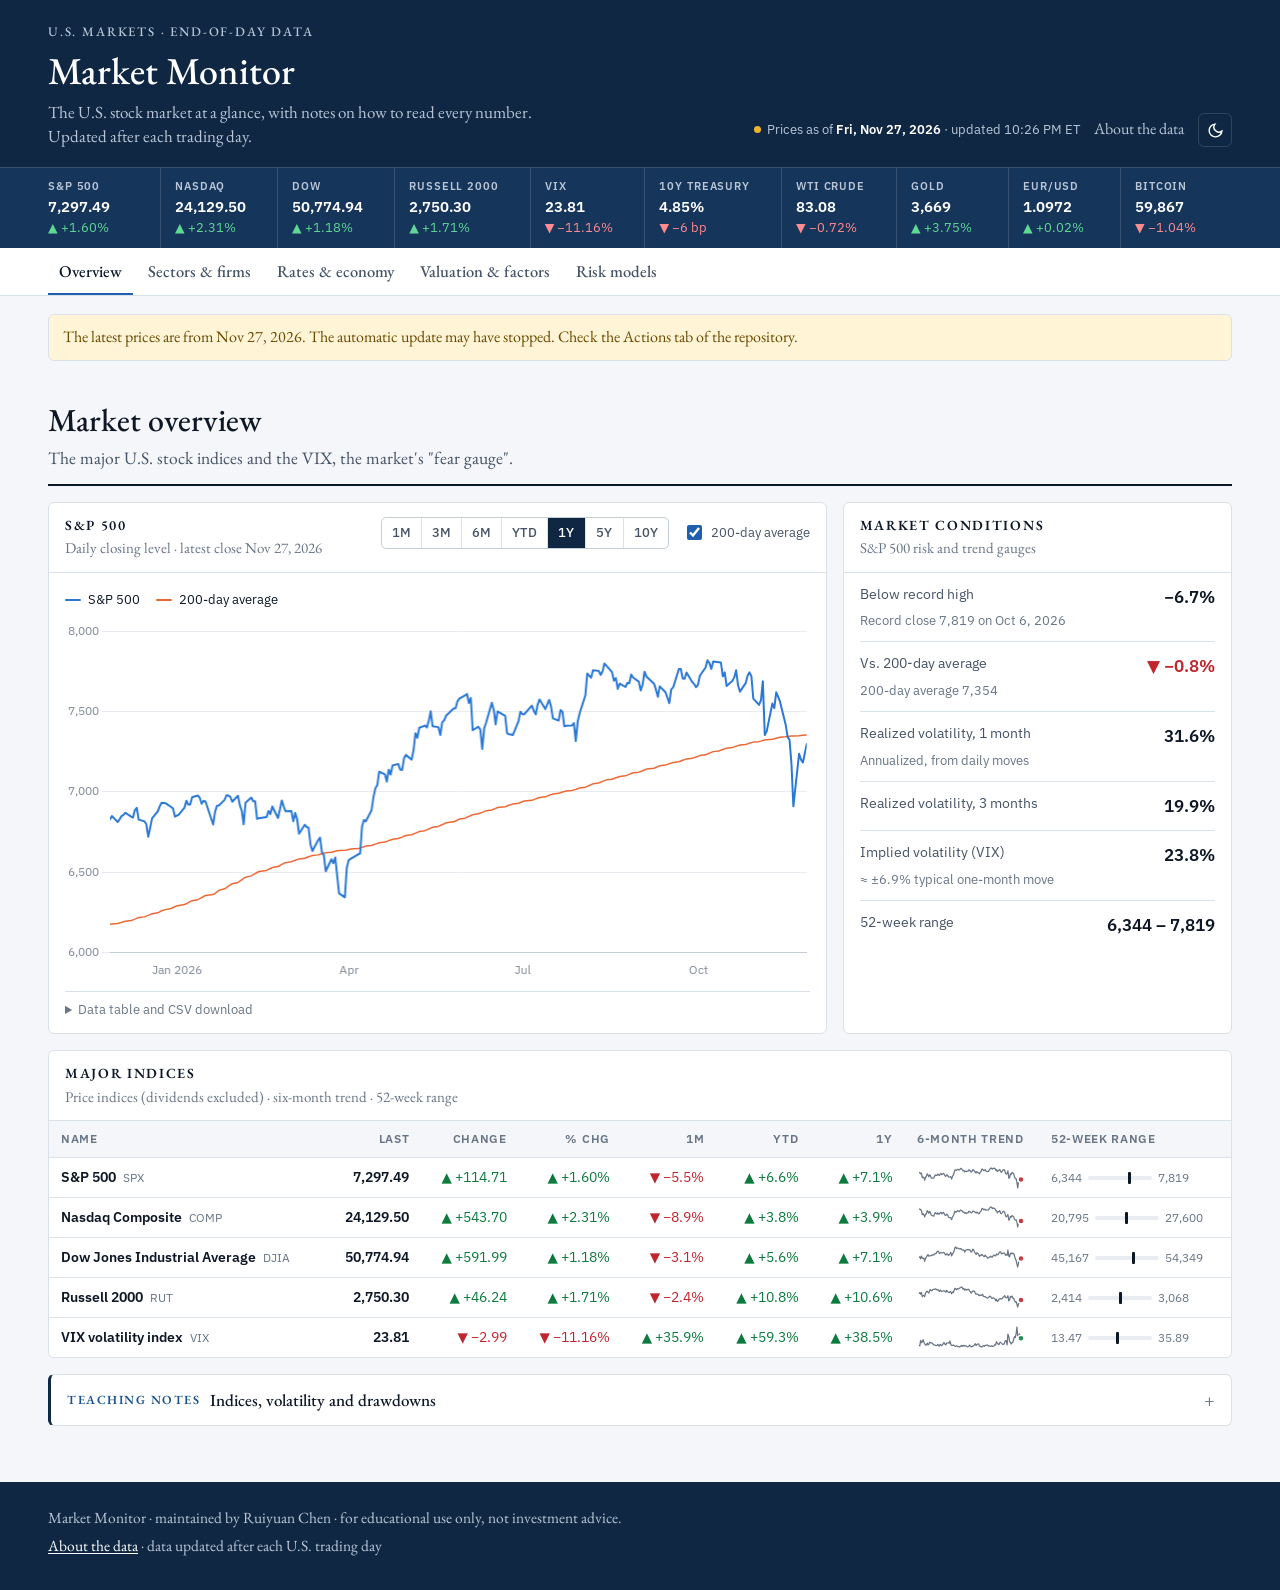
<file: index.html>
<!doctype html>
<html lang="en">
<head>
<meta charset="utf-8">
<meta name="viewport" content="width=device-width, initial-scale=1, viewport-fit=cover">
<title>Market Monitor</title>
<meta name="description" content="A dashboard for the U.S. stock market: the S&amp;P 500 and other major indices, volatility and drawdowns. Updated after every trading day.">
<link rel="icon" href="data:image/svg+xml,%3Csvg xmlns='http://www.w3.org/2000/svg' viewBox='0 0 32 32'%3E%3Crect width='32' height='32' rx='6' fill='%230f2742'/%3E%3Cpath d='M6 22l6-7 5 4 9-11' fill='none' stroke='white' stroke-width='3' stroke-linecap='round' stroke-linejoin='round'/%3E%3C/svg%3E">
<link rel="preconnect" href="https://fonts.googleapis.com">
<link rel="preconnect" href="https://fonts.gstatic.com" crossorigin>
<link rel="stylesheet" href="https://fonts.googleapis.com/css2?family=EB+Garamond:ital,wght@0,400;0,500;0,600;1,400&family=IBM+Plex+Sans:wght@400;500;600&display=swap">
<link rel="stylesheet" href="assets/css/style.css">
<script>try{var t=localStorage.getItem("mm-theme");if(t)document.documentElement.setAttribute("data-theme",t);}catch(e){}</script>
</head>
<body data-page="overview">
<script src="assets/js/shell.js"></script>

<main class="wrap" id="main">
  <section id="overview" class="section" aria-labelledby="h-overview">
    <div class="section-head">
      <div>
        <h2 id="h-overview">Market overview</h2>
        <p class="lede">The major U.S. stock indices and the VIX, the market's "fear gauge".</p>
      </div>
    </div>

    <div class="grid g-8-4">
      <article class="panel">
        <div class="panel-head">
          <div>
            <h3 class="panel-title">S&amp;P 500</h3>
            <p class="panel-sub" id="spx-sub">Daily closing level</p>
          </div>
          <div class="controls">
            <div class="range" role="group" aria-label="S&amp;P 500 chart range" data-range="spx">
              <button type="button" data-r="1M">1M</button><button type="button" data-r="3M">3M</button><button type="button" data-r="6M">6M</button><button type="button" data-r="YTD">YTD</button><button type="button" data-r="1Y" aria-pressed="true">1Y</button><button type="button" data-r="5Y">5Y</button><button type="button" data-r="10Y">10Y</button>
            </div>
            <label class="toggle"><input type="checkbox" id="spx-ma" checked> 200-day average</label>
          </div>
        </div>
        <div class="panel-body">
          <ul class="legend" id="spx-legend"></ul>
          <div class="chart-box tall"><canvas id="spx-chart" role="img" aria-label="Line chart of the S&amp;P 500 index level"></canvas></div>
          <details class="datatable" data-chart="spx-chart"><summary>Data table and CSV download</summary><div class="dt-body"></div></details>
        </div>
      </article>
      <aside class="panel" aria-labelledby="h-conditions">
        <div class="panel-head"><div><h3 class="panel-title" id="h-conditions">Market conditions</h3><p class="panel-sub">S&amp;P 500 risk and trend gauges</p></div></div>
        <dl class="statlist" id="spx-stats"></dl>
      </aside>
    </div>

    <article class="panel">
      <div class="panel-head"><div><h3 class="panel-title">Major indices</h3><p class="panel-sub">Price indices (dividends excluded) · six-month trend · 52-week range</p></div></div>
      <div class="table-wrap" id="index-table"></div>
    </article>

    <details class="learn">
      <summary><span class="tag">Teaching notes</span> Indices, volatility and drawdowns</summary>
      <div class="learn-body">
        <div>
          <h4>What an index measures</h4>
          <p>An index tracks the value of a basket of stocks. The S&amp;P 500 and the Nasdaq Composite weight each company by its market value, so the largest firms move them the most. The Dow Jones Industrial Average holds just 30 stocks and weights them by share price, which is a historical quirk. The Russell 2000 tracks smaller U.S. companies.</p>
          <h4>Price vs. total return</h4>
          <p>The index levels here are <em>price</em> indices: they leave out dividends. A total-return index reinvests dividends, so over long horizons it grows noticeably faster than the price index.</p>
        </div>
        <div>
          <h4>The VIX</h4>
          <p>The VIX is the volatility of the S&amp;P 500 over the next 30 days that option prices imply, quoted as an annualized percentage. Divide by √12 to get a typical one-month move: a VIX of 16 implies roughly ±4.6%. It tends to jump when stocks fall, which is why it is called the fear gauge.</p>
          <h4>Implied vs. realized volatility</h4>
          <p>"Realized volatility" is how much the index actually moved over the past month, annualized. Implied volatility (VIX) is usually higher than what is later realized. Option sellers earn this gap, known as the <em>variance risk premium</em>, as compensation for crash risk.</p>
        </div>
        <div>
          <h4>Drawdown</h4>
          <p>Drawdown is how far the index sits below its all-time closing high. By convention a decline of 10% is a "correction" and 20% a "bear market".</p>
          <h4>Moving averages</h4>
          <p>The 200-day moving average smooths out daily noise. Practitioners watch whether the index is above or below it as a rough trend signal. That is a description of market behavior, not a recommendation.</p>
        </div>
      </div>
    </details>
  </section>
</main>

<script src="assets/vendor/chart.umd.min.js"></script>
<script src="assets/js/config.js"></script>
<script src="assets/js/app.js"></script>
</body>
</html>
</file>
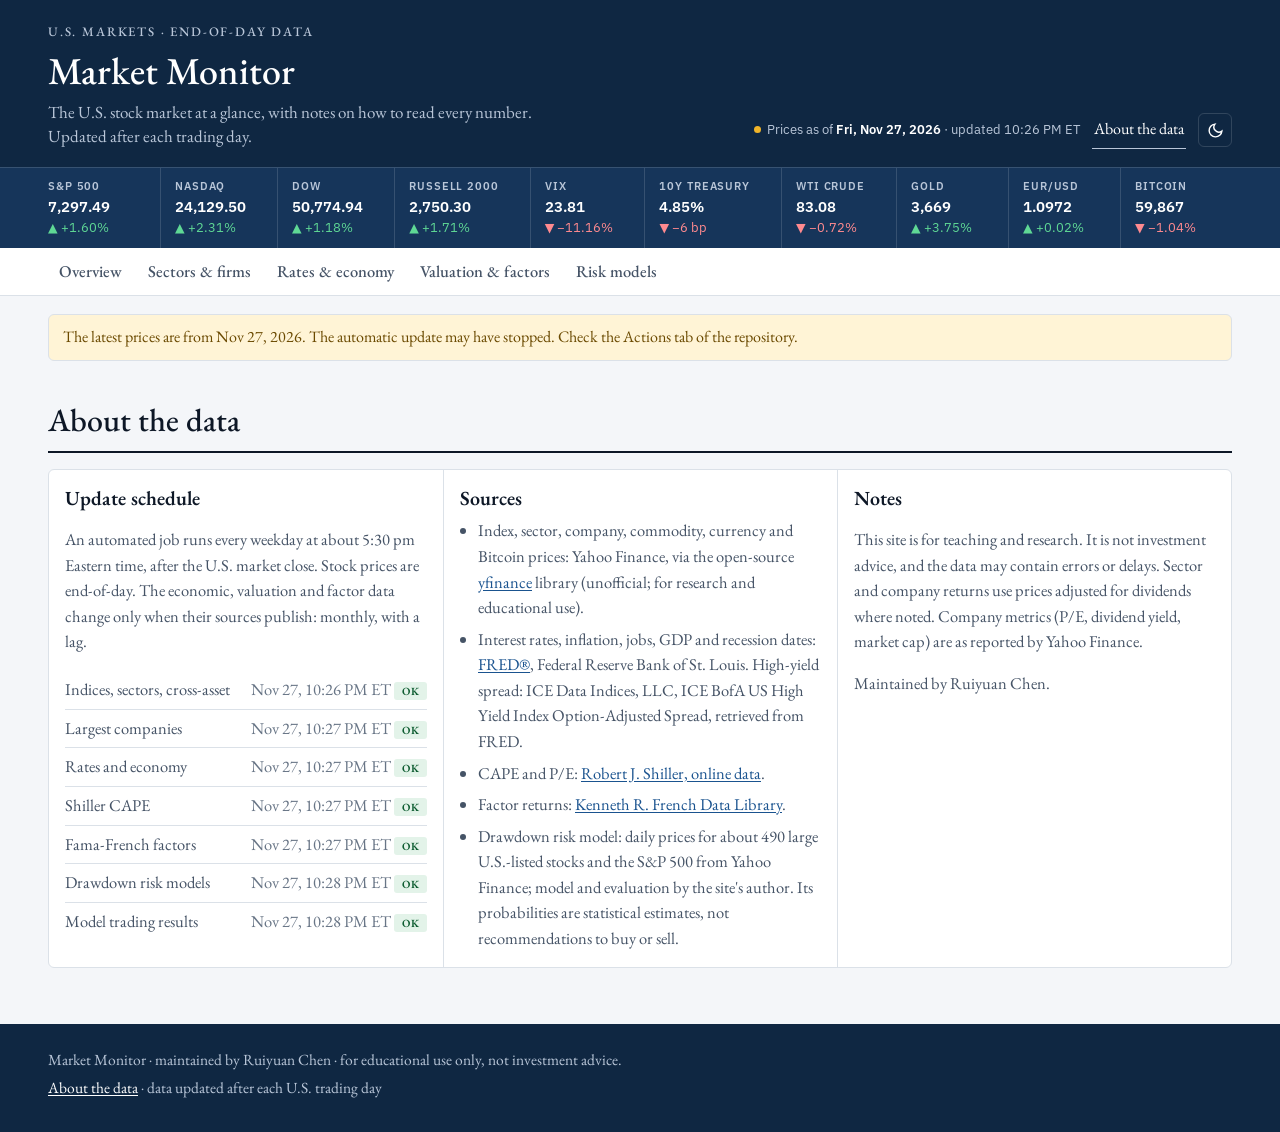
<file: about.html>
<!doctype html>
<html lang="en">
<head>
<meta charset="utf-8">
<meta name="viewport" content="width=device-width, initial-scale=1, viewport-fit=cover">
<title>About the data · Market Monitor</title>
<meta name="description" content="Where the data comes from, when it updates and the status of the last update.">
<link rel="icon" href="data:image/svg+xml,%3Csvg xmlns='http://www.w3.org/2000/svg' viewBox='0 0 32 32'%3E%3Crect width='32' height='32' rx='6' fill='%230f2742'/%3E%3Cpath d='M6 22l6-7 5 4 9-11' fill='none' stroke='white' stroke-width='3' stroke-linecap='round' stroke-linejoin='round'/%3E%3C/svg%3E">
<link rel="preconnect" href="https://fonts.googleapis.com">
<link rel="preconnect" href="https://fonts.gstatic.com" crossorigin>
<link rel="stylesheet" href="https://fonts.googleapis.com/css2?family=EB+Garamond:ital,wght@0,400;0,500;0,600;1,400&family=IBM+Plex+Sans:wght@400;500;600&display=swap">
<link rel="stylesheet" href="assets/css/style.css">
<script>try{var t=localStorage.getItem("mm-theme");if(t)document.documentElement.setAttribute("data-theme",t);}catch(e){}</script>
</head>
<body data-page="about">
<script src="assets/js/shell.js"></script>

<main class="wrap" id="main">
  <section id="about" class="section" aria-labelledby="h-about">
    <div class="section-head"><div><h2 id="h-about">About the data</h2></div></div>
    <article class="panel">
      <div class="about-grid">
        <div>
          <h3>Update schedule</h3>
          <p>An automated job runs every weekday at about 5:30 pm Eastern time, after the U.S. market close. Stock prices are end-of-day. The economic, valuation and factor data change only when their sources publish: monthly, with a lag.</p>
          <ul class="status-list" id="status-list"></ul>
        </div>
        <div>
          <h3>Sources</h3>
          <ul>
            <li>Index, sector, company, commodity, currency and Bitcoin prices: Yahoo Finance, via the open-source <a href="https://github.com/ranaroussi/yfinance">yfinance</a> library (unofficial; for research and educational use).</li>
            <li>Interest rates, inflation, jobs, GDP and recession dates: <a href="https://fred.stlouisfed.org/">FRED®</a>, Federal Reserve Bank of St. Louis. High-yield spread: ICE Data Indices, LLC, ICE BofA US High Yield Index Option-Adjusted Spread, retrieved from FRED.</li>
            <li>CAPE and P/E: <a href="https://shillerdata.com/">Robert J. Shiller, online data</a>.</li>
            <li>Factor returns: <a href="https://mba.tuck.dartmouth.edu/pages/faculty/ken.french/data_library.html">Kenneth R. French Data Library</a>.</li>
            <li>Drawdown risk model: daily prices for about 490 large U.S.-listed stocks and the S&amp;P 500 from Yahoo Finance; model and evaluation by the site's author. Its probabilities are statistical estimates, not recommendations to buy or sell.</li>
          </ul>
        </div>
        <div>
          <h3>Notes</h3>
          <p>This site is for teaching and research. It is not investment advice, and the data may contain errors or delays. Sector and company returns use prices adjusted for dividends where noted. Company metrics (P/E, dividend yield, market cap) are as reported by Yahoo Finance.</p>
          <p id="maintainer"></p>
        </div>
      </div>
    </article>
  </section>
</main>

<script src="assets/vendor/chart.umd.min.js"></script>
<script src="assets/js/config.js"></script>
<script src="assets/js/app.js"></script>
</body>
</html>
</file>
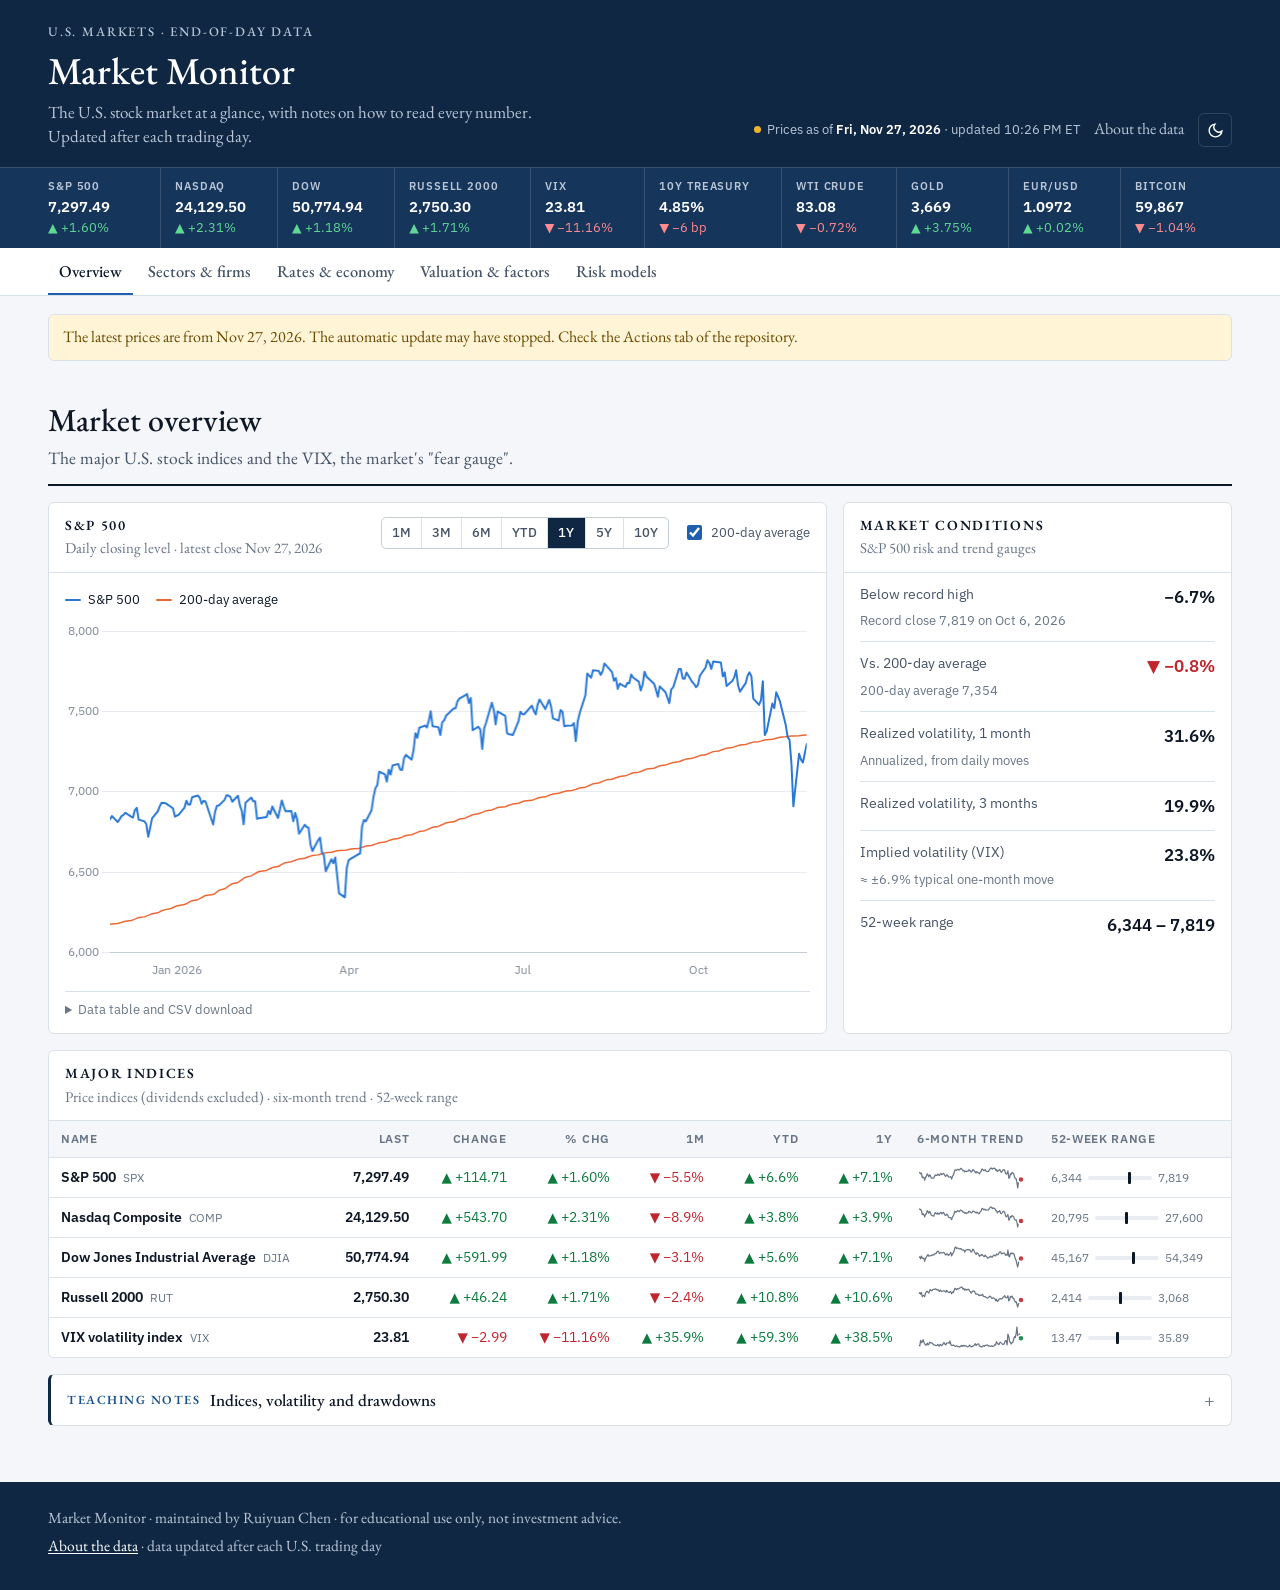
<file: cross-asset.html>
<!doctype html>
<html lang="en">
<head>
<meta charset="utf-8">
<meta name="viewport" content="width=device-width, initial-scale=1">
<title>Moved · Market Monitor</title>
<meta name="robots" content="noindex">
<meta http-equiv="refresh" content="0; url=index.html">
<link rel="canonical" href="index.html">
<script>location.replace("index.html");</script>
</head>
<body>
<p>This page has moved to <a href="index.html">the Overview</a>.</p>
</body>
</html>
</file>
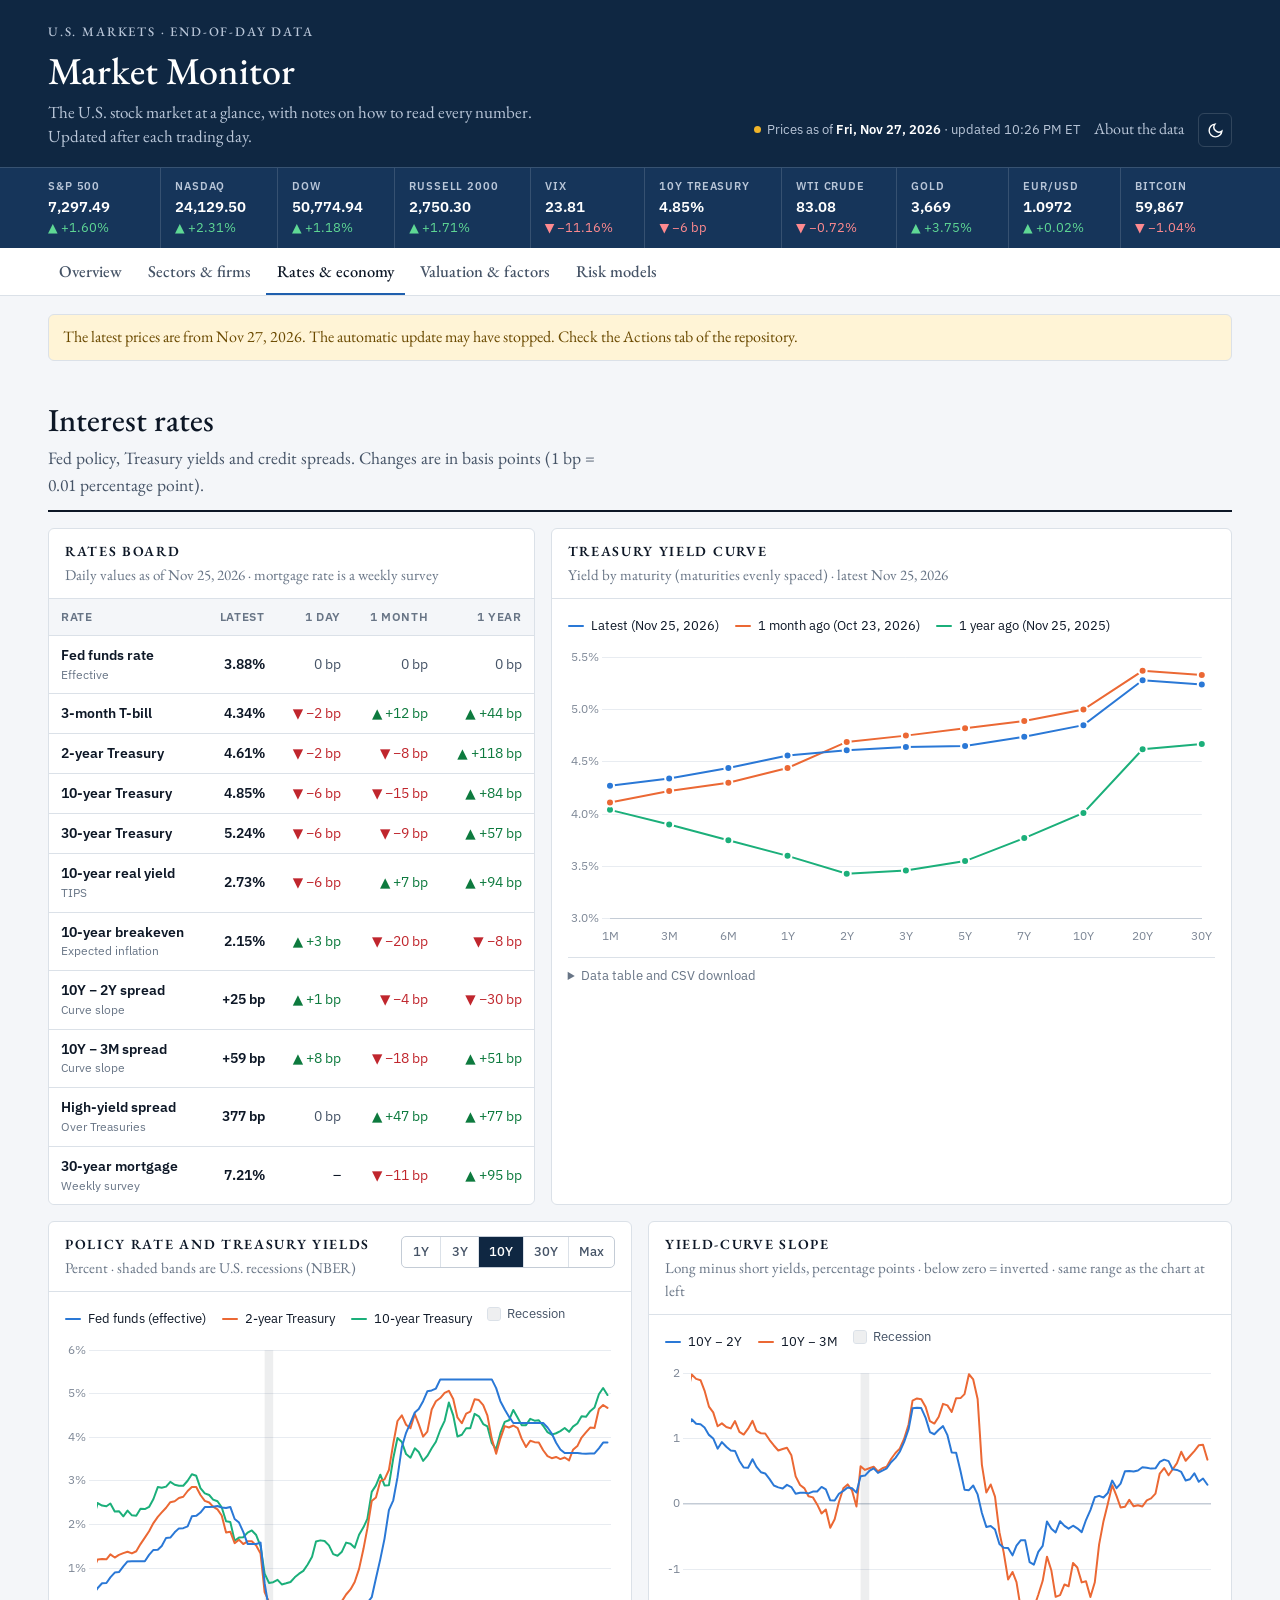
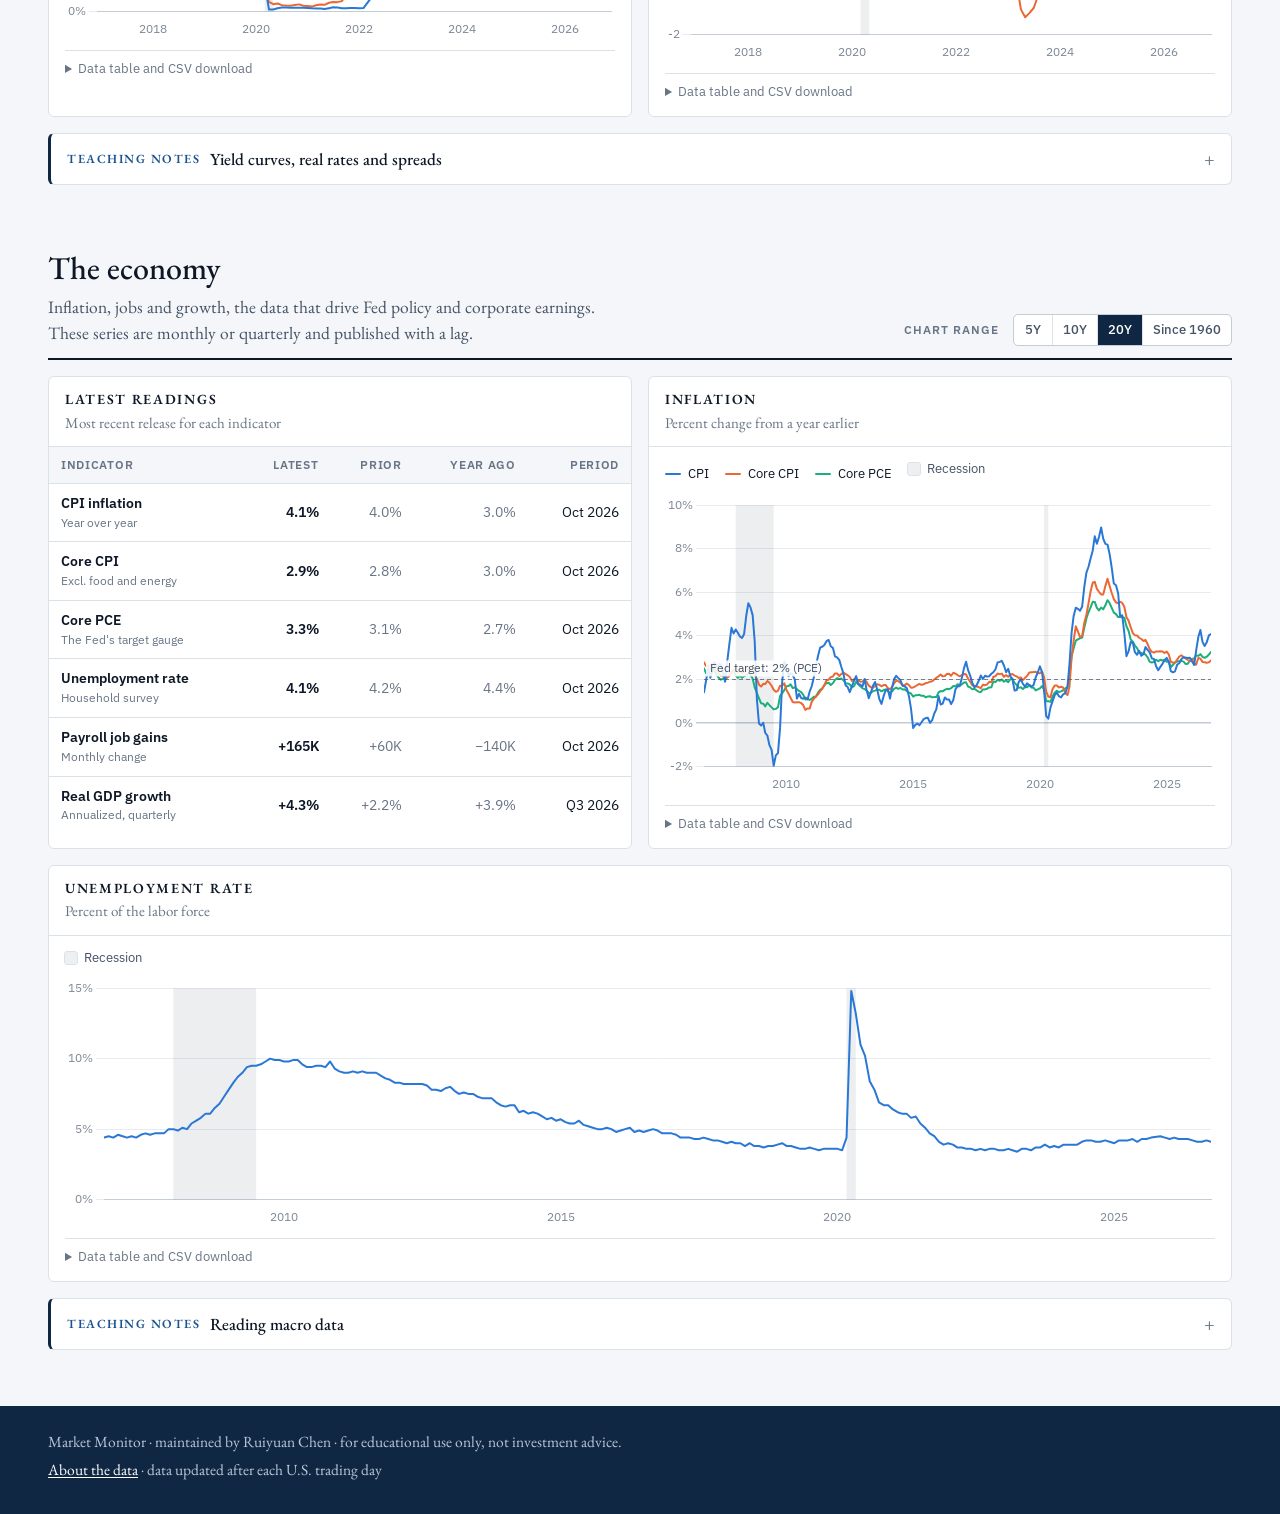
<file: economy.html>
<!doctype html>
<html lang="en">
<head>
<meta charset="utf-8">
<meta name="viewport" content="width=device-width, initial-scale=1">
<title>Moved · Market Monitor</title>
<meta name="robots" content="noindex">
<meta http-equiv="refresh" content="0; url=rates.html#economy">
<link rel="canonical" href="rates.html#economy">
<script>location.replace("rates.html#economy");</script>
</head>
<body>
<p>This page has moved to <a href="rates.html#economy">Rates and economy</a>.</p>
</body>
</html>
</file>
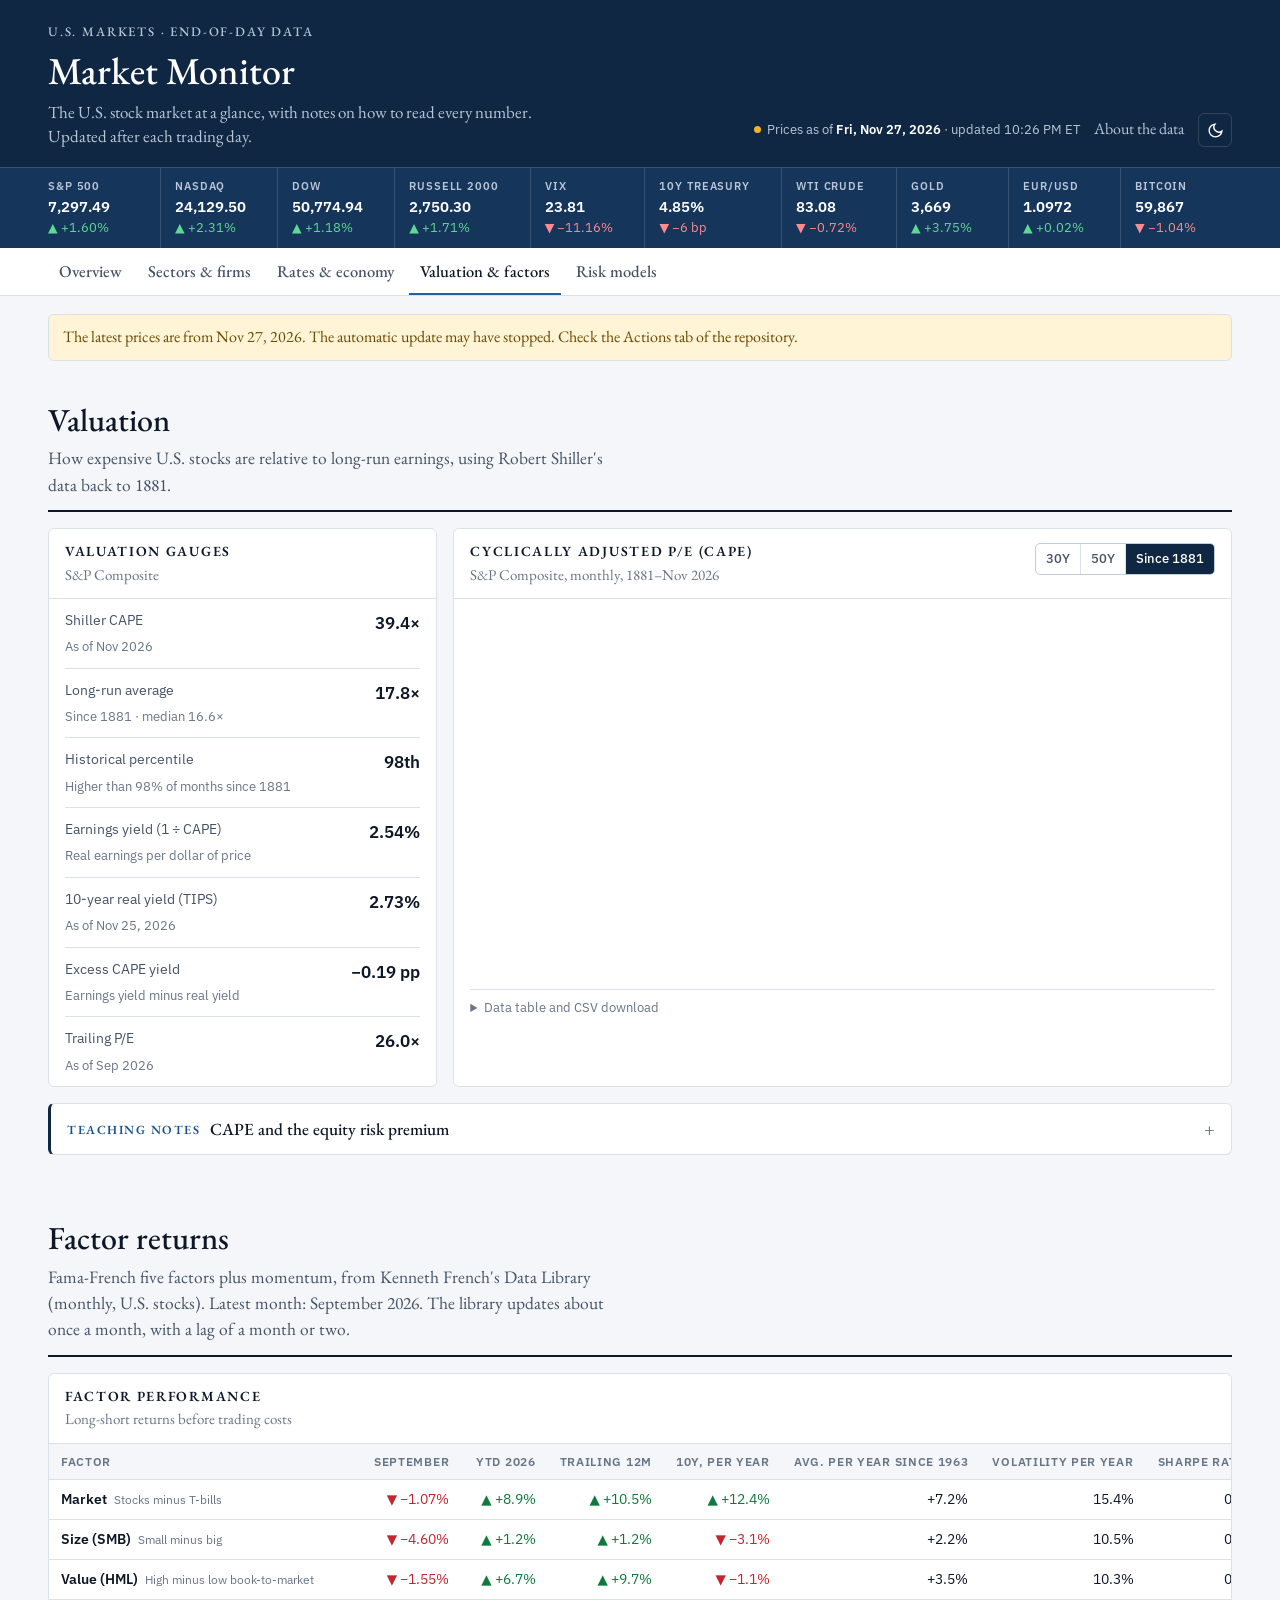
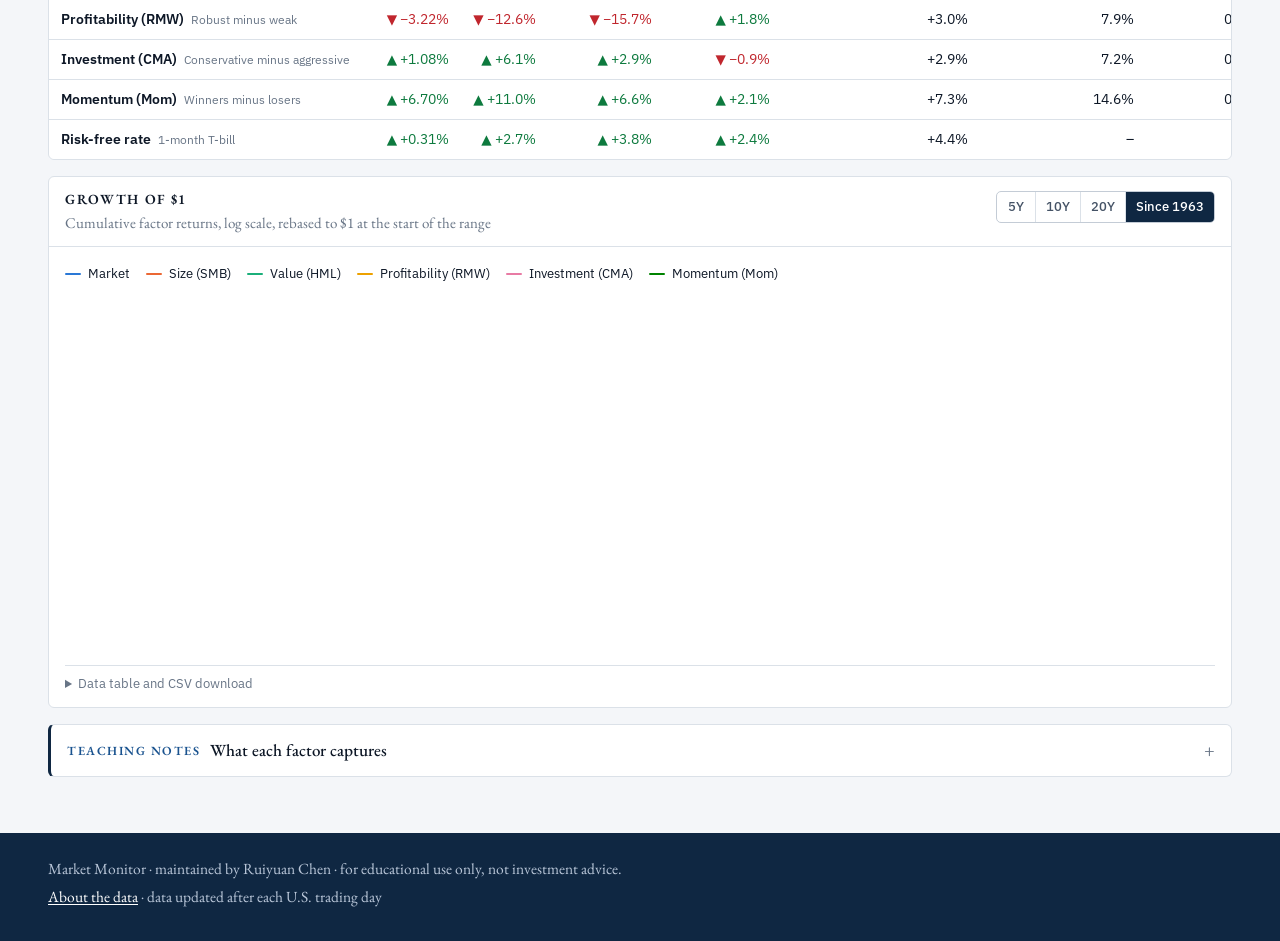
<file: factors.html>
<!doctype html>
<html lang="en">
<head>
<meta charset="utf-8">
<meta name="viewport" content="width=device-width, initial-scale=1">
<title>Moved · Market Monitor</title>
<meta name="robots" content="noindex">
<meta http-equiv="refresh" content="0; url=valuation.html#factors">
<link rel="canonical" href="valuation.html#factors">
<script>location.replace("valuation.html#factors");</script>
</head>
<body>
<p>This page has moved to <a href="valuation.html#factors">Valuation and factors</a>.</p>
</body>
</html>
</file>
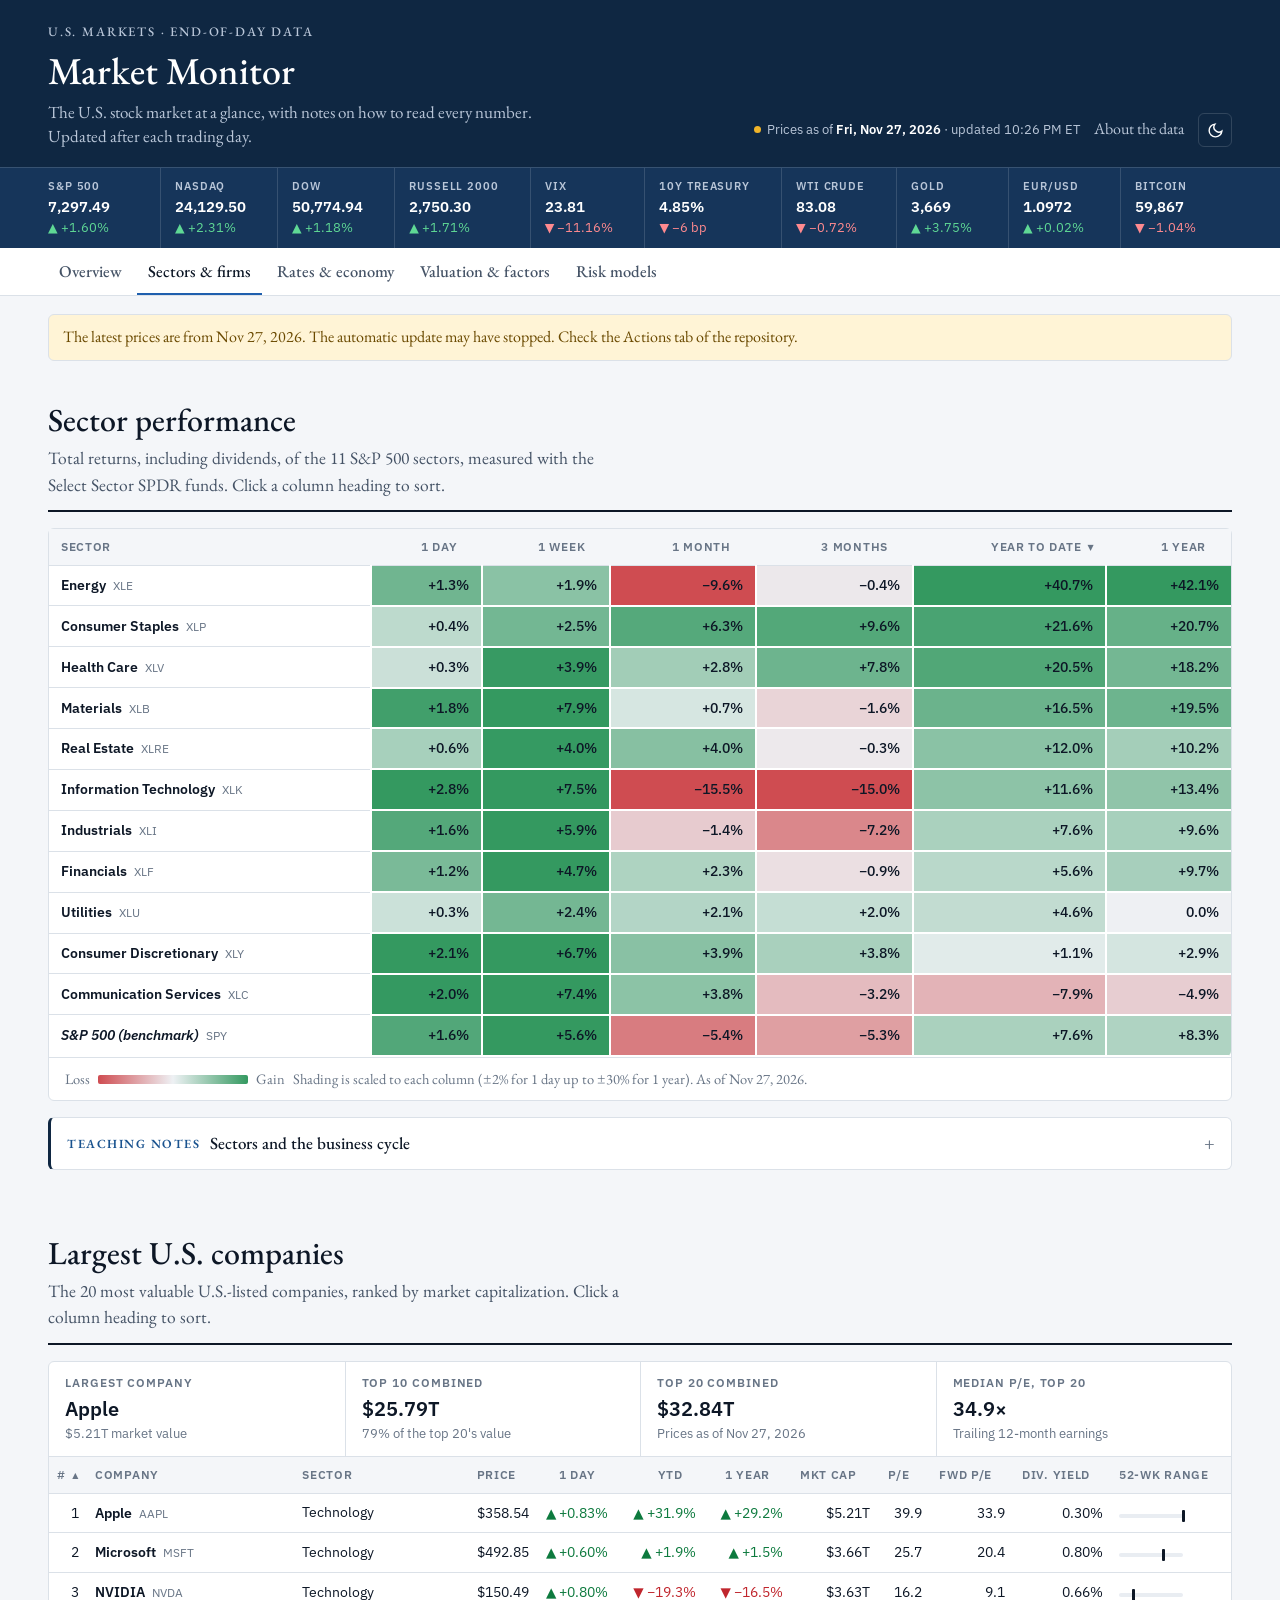
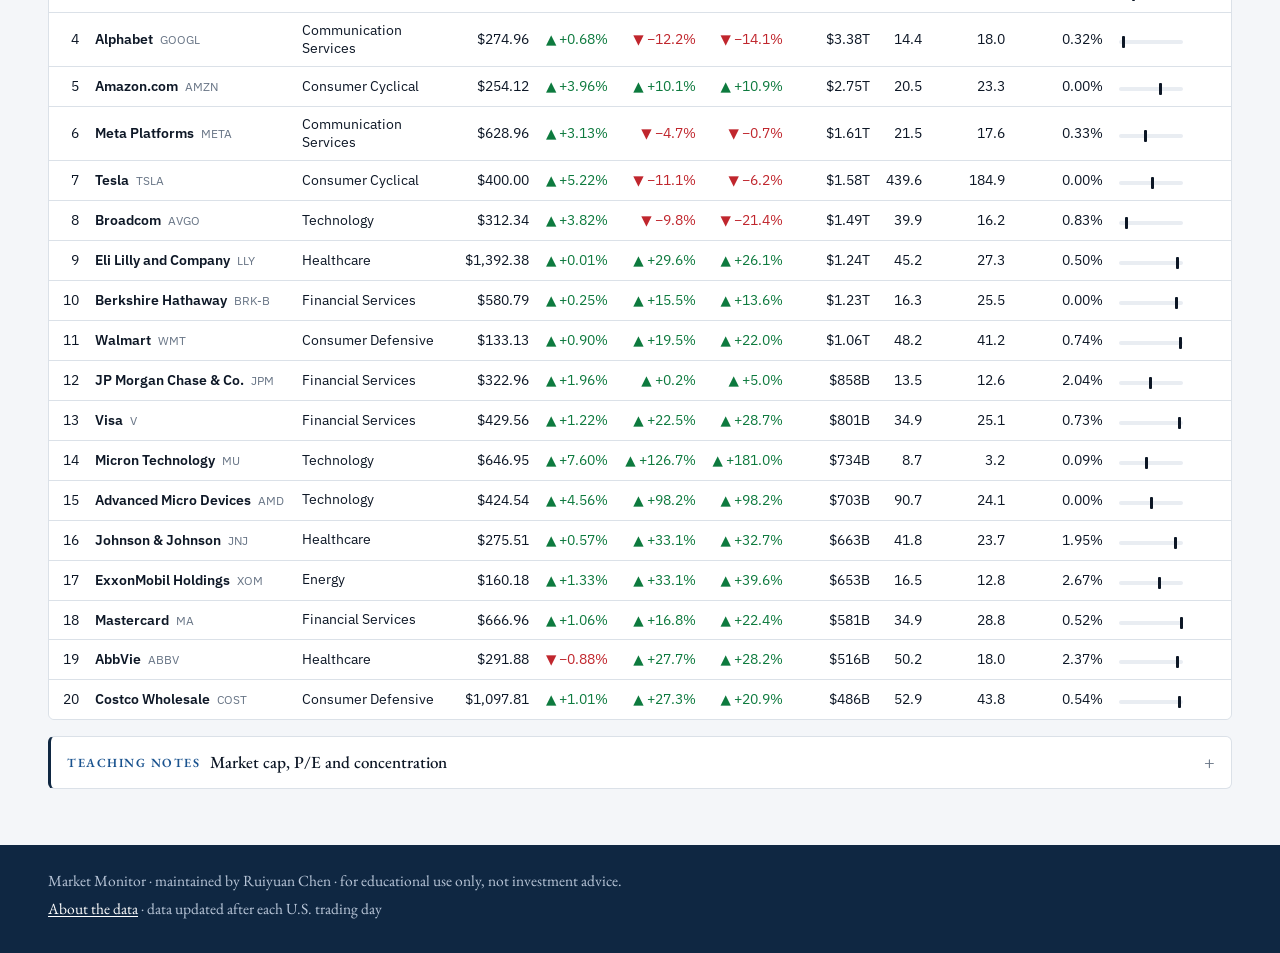
<file: firms.html>
<!doctype html>
<html lang="en">
<head>
<meta charset="utf-8">
<meta name="viewport" content="width=device-width, initial-scale=1">
<title>Moved · Market Monitor</title>
<meta name="robots" content="noindex">
<meta http-equiv="refresh" content="0; url=sectors.html#firms">
<link rel="canonical" href="sectors.html#firms">
<script>location.replace("sectors.html#firms");</script>
</head>
<body>
<p>This page has moved to <a href="sectors.html#firms">Sectors and largest firms</a>.</p>
</body>
</html>
</file>
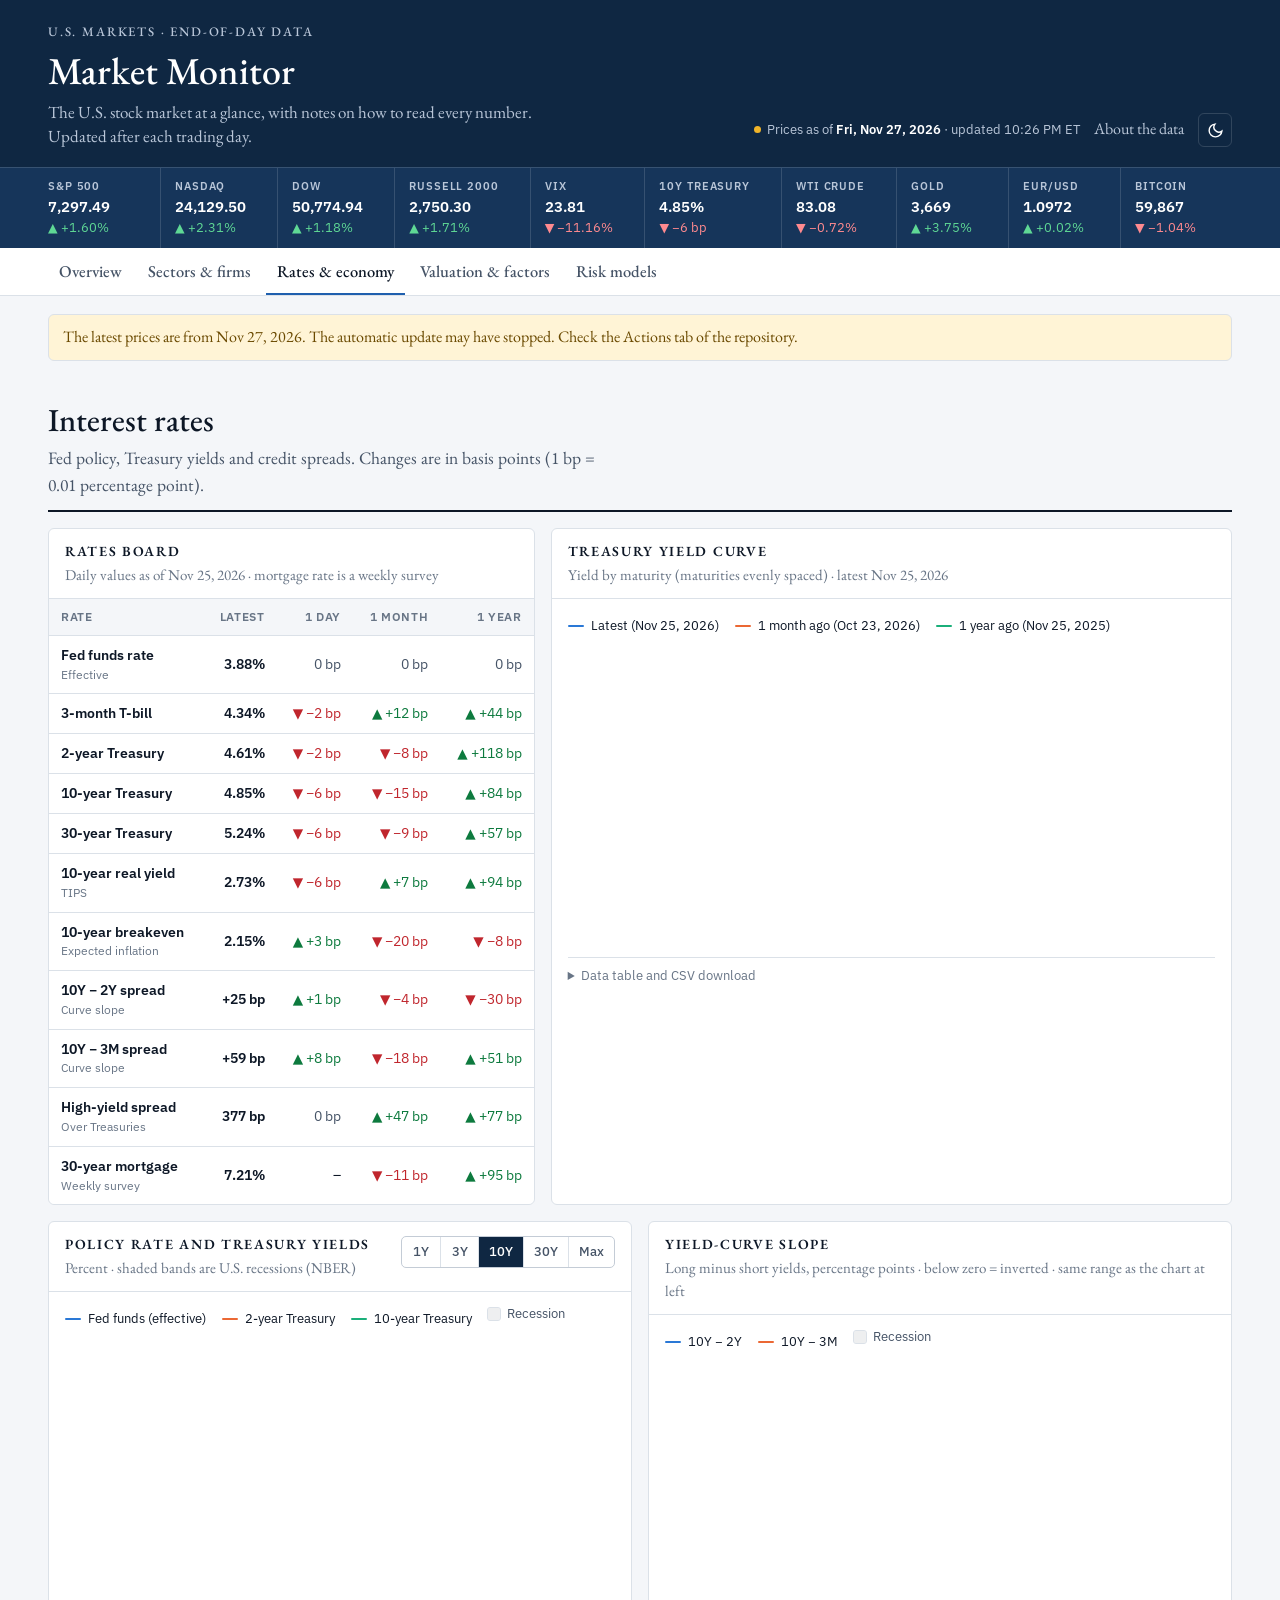
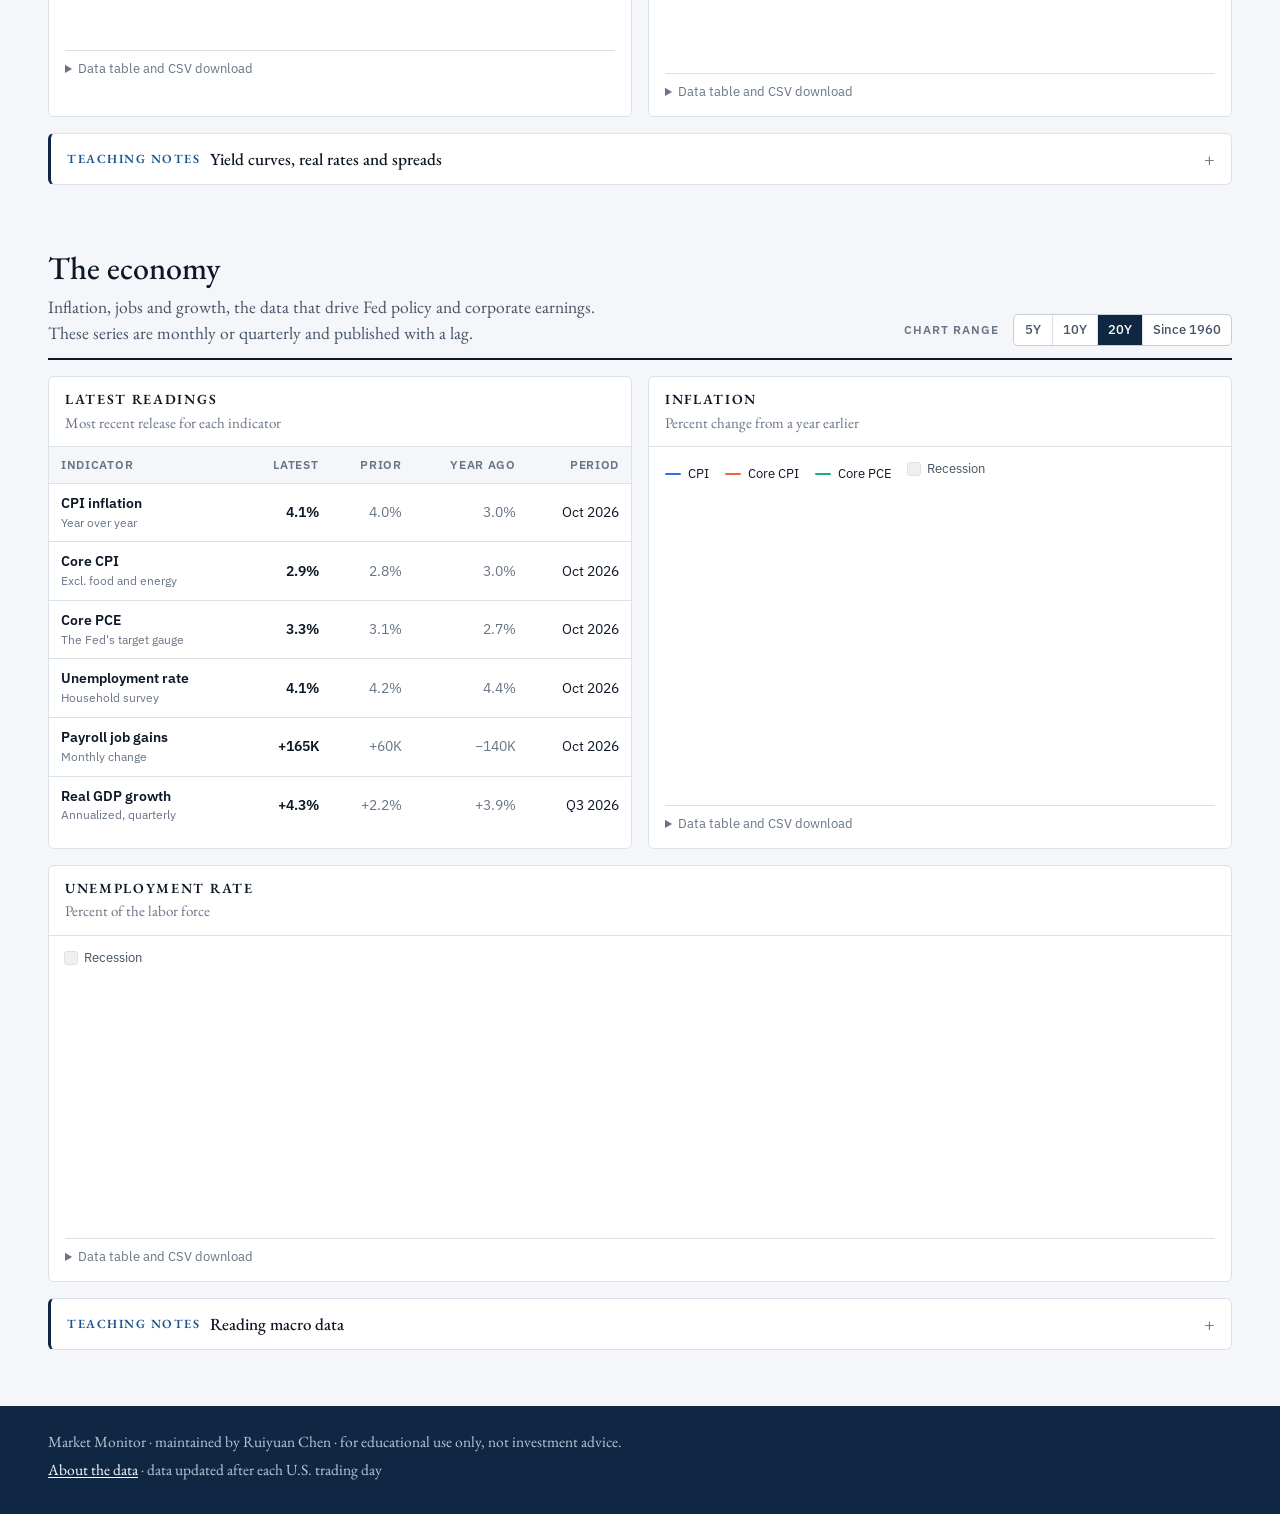
<file: rates.html>
<!doctype html>
<html lang="en">
<head>
<meta charset="utf-8">
<meta name="viewport" content="width=device-width, initial-scale=1, viewport-fit=cover">
<title>Rates and economy · Market Monitor</title>
<meta name="description" content="Fed policy rate, the Treasury yield curve, real yields, credit spreads and mortgage rates; inflation, unemployment, payrolls and GDP.">
<link rel="icon" href="data:image/svg+xml,%3Csvg xmlns='http://www.w3.org/2000/svg' viewBox='0 0 32 32'%3E%3Crect width='32' height='32' rx='6' fill='%230f2742'/%3E%3Cpath d='M6 22l6-7 5 4 9-11' fill='none' stroke='white' stroke-width='3' stroke-linecap='round' stroke-linejoin='round'/%3E%3C/svg%3E">
<link rel="preconnect" href="https://fonts.googleapis.com">
<link rel="preconnect" href="https://fonts.gstatic.com" crossorigin>
<link rel="stylesheet" href="https://fonts.googleapis.com/css2?family=EB+Garamond:ital,wght@0,400;0,500;0,600;1,400&family=IBM+Plex+Sans:wght@400;500;600&display=swap">
<link rel="stylesheet" href="assets/css/style.css">
<script>try{var t=localStorage.getItem("mm-theme");if(t)document.documentElement.setAttribute("data-theme",t);}catch(e){}</script>
</head>
<body data-page="rates">
<script src="assets/js/shell.js"></script>

<main class="wrap" id="main">
  <section id="rates" class="section" aria-labelledby="h-rates">
    <div class="section-head">
      <div>
        <h2 id="h-rates">Interest rates</h2>
        <p class="lede">Fed policy, Treasury yields and credit spreads. Changes are in basis points (1 bp = 0.01 percentage point).</p>
      </div>
    </div>
    <div class="grid g-5-7">
      <article class="panel">
        <div class="panel-head"><div><h3 class="panel-title">Rates board</h3><p class="panel-sub" id="rates-sub">Latest daily values · mortgage rate is a weekly survey</p></div></div>
        <div class="table-wrap" id="rate-table"></div>
      </article>
      <article class="panel">
        <div class="panel-head"><div><h3 class="panel-title">Treasury yield curve</h3><p class="panel-sub" id="curve-sub">Yield by maturity</p></div></div>
        <div class="panel-body">
          <ul class="legend" id="curve-legend"></ul>
          <div class="chart-box"><canvas id="curve-chart" role="img" aria-label="Treasury yield curve today compared with one month and one year ago"></canvas></div>
          <details class="datatable" data-chart="curve-chart"><summary>Data table and CSV download</summary><div class="dt-body"></div></details>
        </div>
      </article>
    </div>
    <div class="grid g-6-6">
      <article class="panel">
        <div class="panel-head">
          <div><h3 class="panel-title">Policy rate and Treasury yields</h3><p class="panel-sub">Percent · shaded bands are U.S. recessions (NBER)</p></div>
          <div class="controls">
            <div class="range" role="group" aria-label="Range for both rate charts" data-range="rates">
              <button type="button" data-r="1Y">1Y</button><button type="button" data-r="3Y">3Y</button><button type="button" data-r="10Y" aria-pressed="true">10Y</button><button type="button" data-r="30Y">30Y</button><button type="button" data-r="MAX">Max</button>
            </div>
          </div>
        </div>
        <div class="panel-body">
          <ul class="legend" id="rates-legend"></ul>
          <div class="chart-box"><canvas id="rates-chart" role="img" aria-label="Federal funds rate and Treasury yields over time"></canvas></div>
          <details class="datatable" data-chart="rates-chart"><summary>Data table and CSV download</summary><div class="dt-body"></div></details>
        </div>
      </article>
      <article class="panel">
        <div class="panel-head"><div><h3 class="panel-title">Yield-curve slope</h3><p class="panel-sub">Long minus short yields, percentage points · below zero = inverted · same range as the chart at left</p></div></div>
        <div class="panel-body">
          <ul class="legend" id="spread-legend"></ul>
          <div class="chart-box"><canvas id="spread-chart" role="img" aria-label="Yield curve spreads over time with recessions shaded"></canvas></div>
          <details class="datatable" data-chart="spread-chart"><summary>Data table and CSV download</summary><div class="dt-body"></div></details>
        </div>
      </article>
    </div>

    <details class="learn">
      <summary><span class="tag">Teaching notes</span> Yield curves, real rates and spreads</summary>
      <div class="learn-body">
        <div>
          <h4>The federal funds rate</h4>
          <p>The Federal Reserve's policy rate is the overnight rate at which banks lend reserves to one another. The Fed sets a target range, and the effective rate shown here trades inside it. Short-term Treasury bill yields follow it closely.</p>
          <h4>The yield curve</h4>
          <p>The curve plots Treasury yields against maturity. It usually slopes upward because investors want extra yield to lock money up for longer (the <em>term premium</em>) and because markets expect rates to rise over time.</p>
        </div>
        <div>
          <h4>Inversions and recessions</h4>
          <p>When short rates exceed long rates (a negative spread), the curve is "inverted". This usually means markets expect the Fed to cut rates as the economy weakens. The 10-year minus 3-month spread turned negative before every U.S. recession since the late 1960s, though the lead time varies and it has given false alarms.</p>
        </div>
        <div>
          <h4>Real yields and breakevens</h4>
          <p>TIPS pay a <em>real</em> (inflation-adjusted) yield. The nominal 10-year yield minus the TIPS yield is the <em>breakeven</em> inflation rate, a market-based gauge of expected inflation that also includes some risk premia.</p>
          <h4>Credit spreads</h4>
          <p>The high-yield spread is the extra yield on below-investment-grade ("junk") corporate bonds over Treasuries. It widens when investors fear defaults and is a useful gauge of financial stress.</p>
        </div>
      </div>
    </details>
  </section>

  <section id="economy" class="section" aria-labelledby="h-economy">
    <div class="section-head">
      <div>
        <h2 id="h-economy">The economy</h2>
        <p class="lede">Inflation, jobs and growth, the data that drive Fed policy and corporate earnings. These series are monthly or quarterly and published with a lag.</p>
      </div>
      <div class="controls">
        <span class="range-label">Chart range</span>
        <div class="range" role="group" aria-label="Economy chart range" data-range="econ">
          <button type="button" data-r="5Y">5Y</button><button type="button" data-r="10Y">10Y</button><button type="button" data-r="20Y" aria-pressed="true">20Y</button><button type="button" data-r="MAX">Since 1960</button>
        </div>
      </div>
    </div>
    <div class="grid g-6-6">
      <article class="panel">
        <div class="panel-head"><div><h3 class="panel-title">Latest readings</h3><p class="panel-sub">Most recent release for each indicator</p></div></div>
        <div class="table-wrap" id="macro-table"></div>
      </article>
      <article class="panel">
        <div class="panel-head"><div><h3 class="panel-title">Inflation</h3><p class="panel-sub">Percent change from a year earlier</p></div></div>
        <div class="panel-body">
          <ul class="legend" id="infl-legend"></ul>
          <div class="chart-box"><canvas id="infl-chart" role="img" aria-label="CPI, core CPI and core PCE inflation over time"></canvas></div>
          <details class="datatable" data-chart="infl-chart"><summary>Data table and CSV download</summary><div class="dt-body"></div></details>
        </div>
      </article>
    </div>
    <article class="panel">
      <div class="panel-head"><div><h3 class="panel-title">Unemployment rate</h3><p class="panel-sub">Percent of the labor force</p></div></div>
      <div class="panel-body">
        <ul class="legend" id="unemp-legend"></ul>
        <div class="chart-box short"><canvas id="unemp-chart" role="img" aria-label="Unemployment rate over time with recessions shaded"></canvas></div>
        <details class="datatable" data-chart="unemp-chart"><summary>Data table and CSV download</summary><div class="dt-body"></div></details>
      </div>
    </article>

    <details class="learn">
      <summary><span class="tag">Teaching notes</span> Reading macro data</summary>
      <div class="learn-body">
        <div>
          <h4>CPI vs. PCE</h4>
          <p>The Consumer Price Index (BLS) and the Personal Consumption Expenditures price index (BEA) both measure inflation. They differ in their weights and coverage. The Fed's 2% target is defined in terms of PCE, which usually runs a little below CPI.</p>
          <h4>Core inflation</h4>
          <p>"Core" leaves out food and energy, whose prices swing a lot. It is a better guide to where inflation is heading, not a measure of the cost of living.</p>
        </div>
        <div>
          <h4>Jobs</h4>
          <p>The unemployment rate comes from a household survey. Payroll job gains come from a survey of employers, and both are released on the first Friday of most months. Payroll figures are revised in the following months, sometimes by a lot.</p>
        </div>
        <div>
          <h4>GDP growth</h4>
          <p>Real GDP growth is quoted as a seasonally adjusted annualized rate: the quarter's growth compounded as if it continued for four quarters.</p>
          <h4>Recession shading</h4>
          <p>The shaded periods are recessions as dated by the NBER's Business Cycle Dating Committee, which announces dates months after the fact.</p>
        </div>
      </div>
    </details>
  </section>
</main>

<script src="assets/vendor/chart.umd.min.js"></script>
<script src="assets/js/config.js"></script>
<script src="assets/js/app.js"></script>
</body>
</html>
</file>
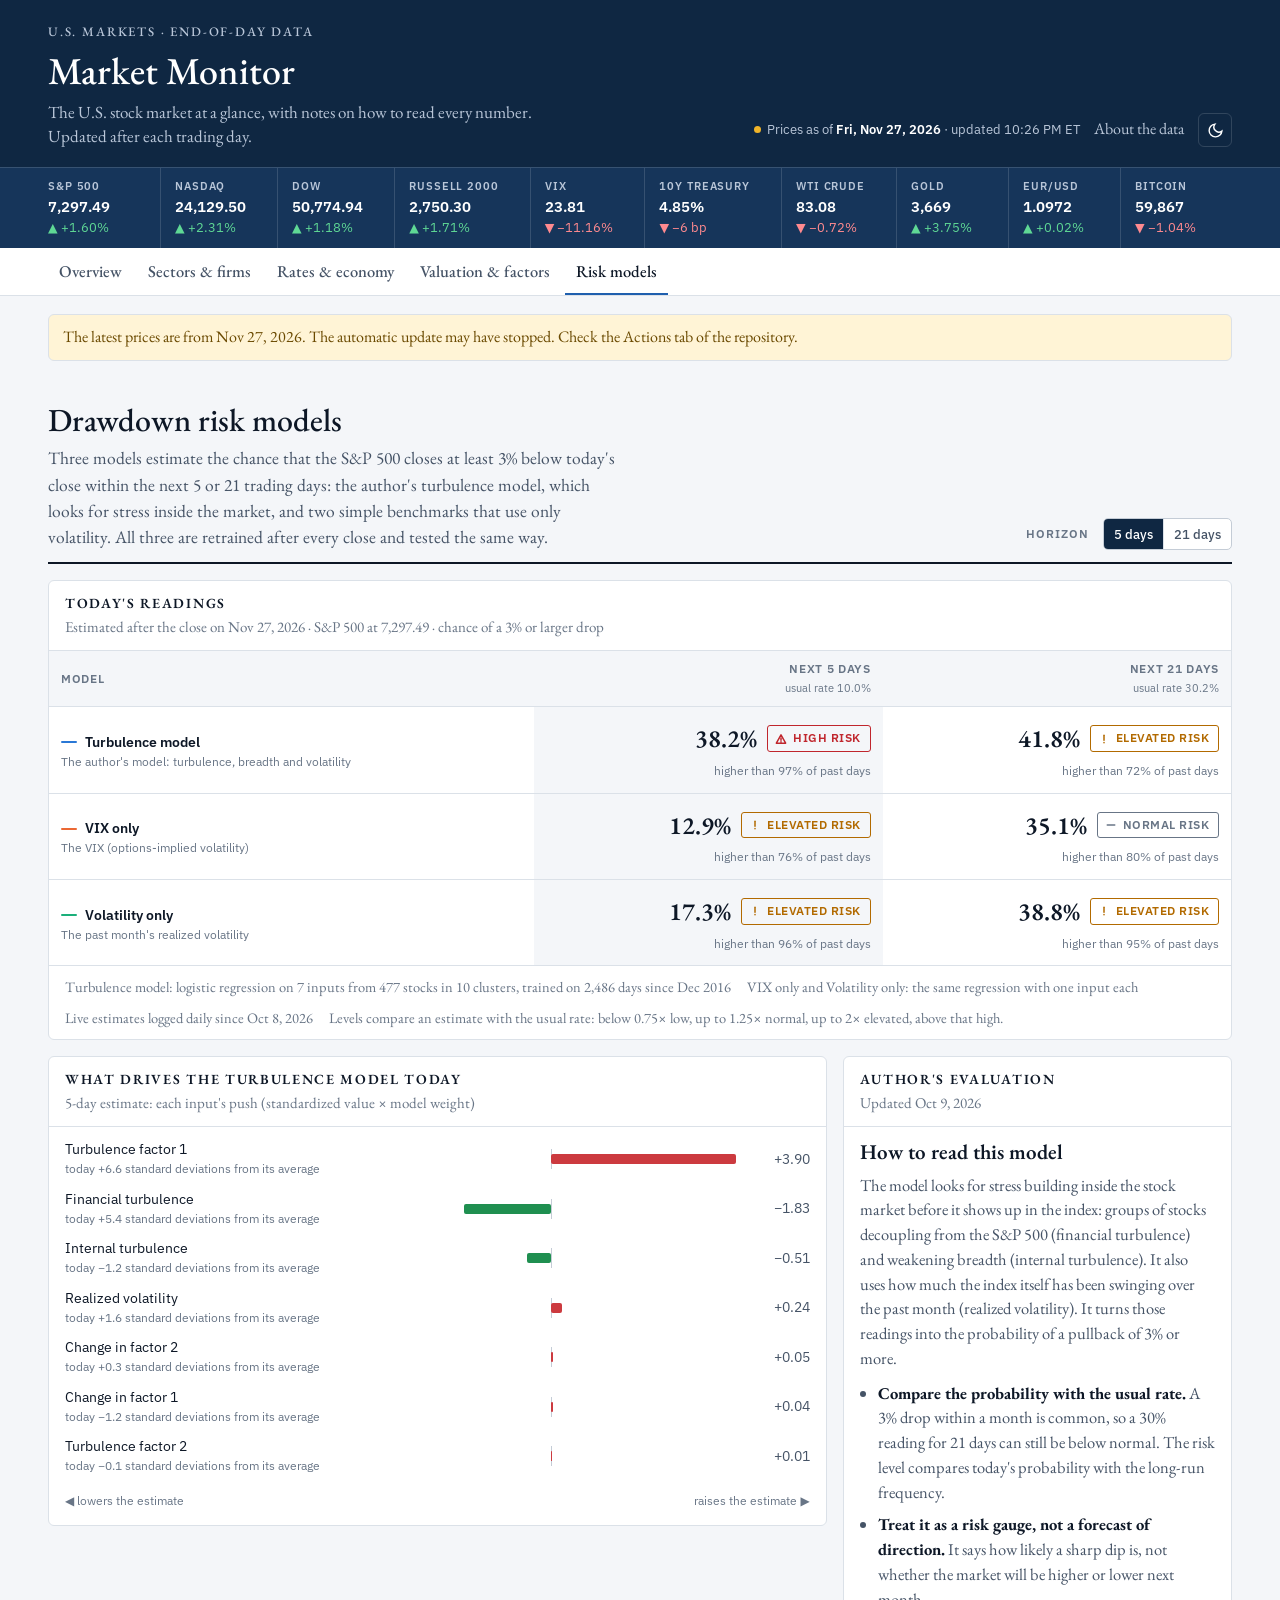
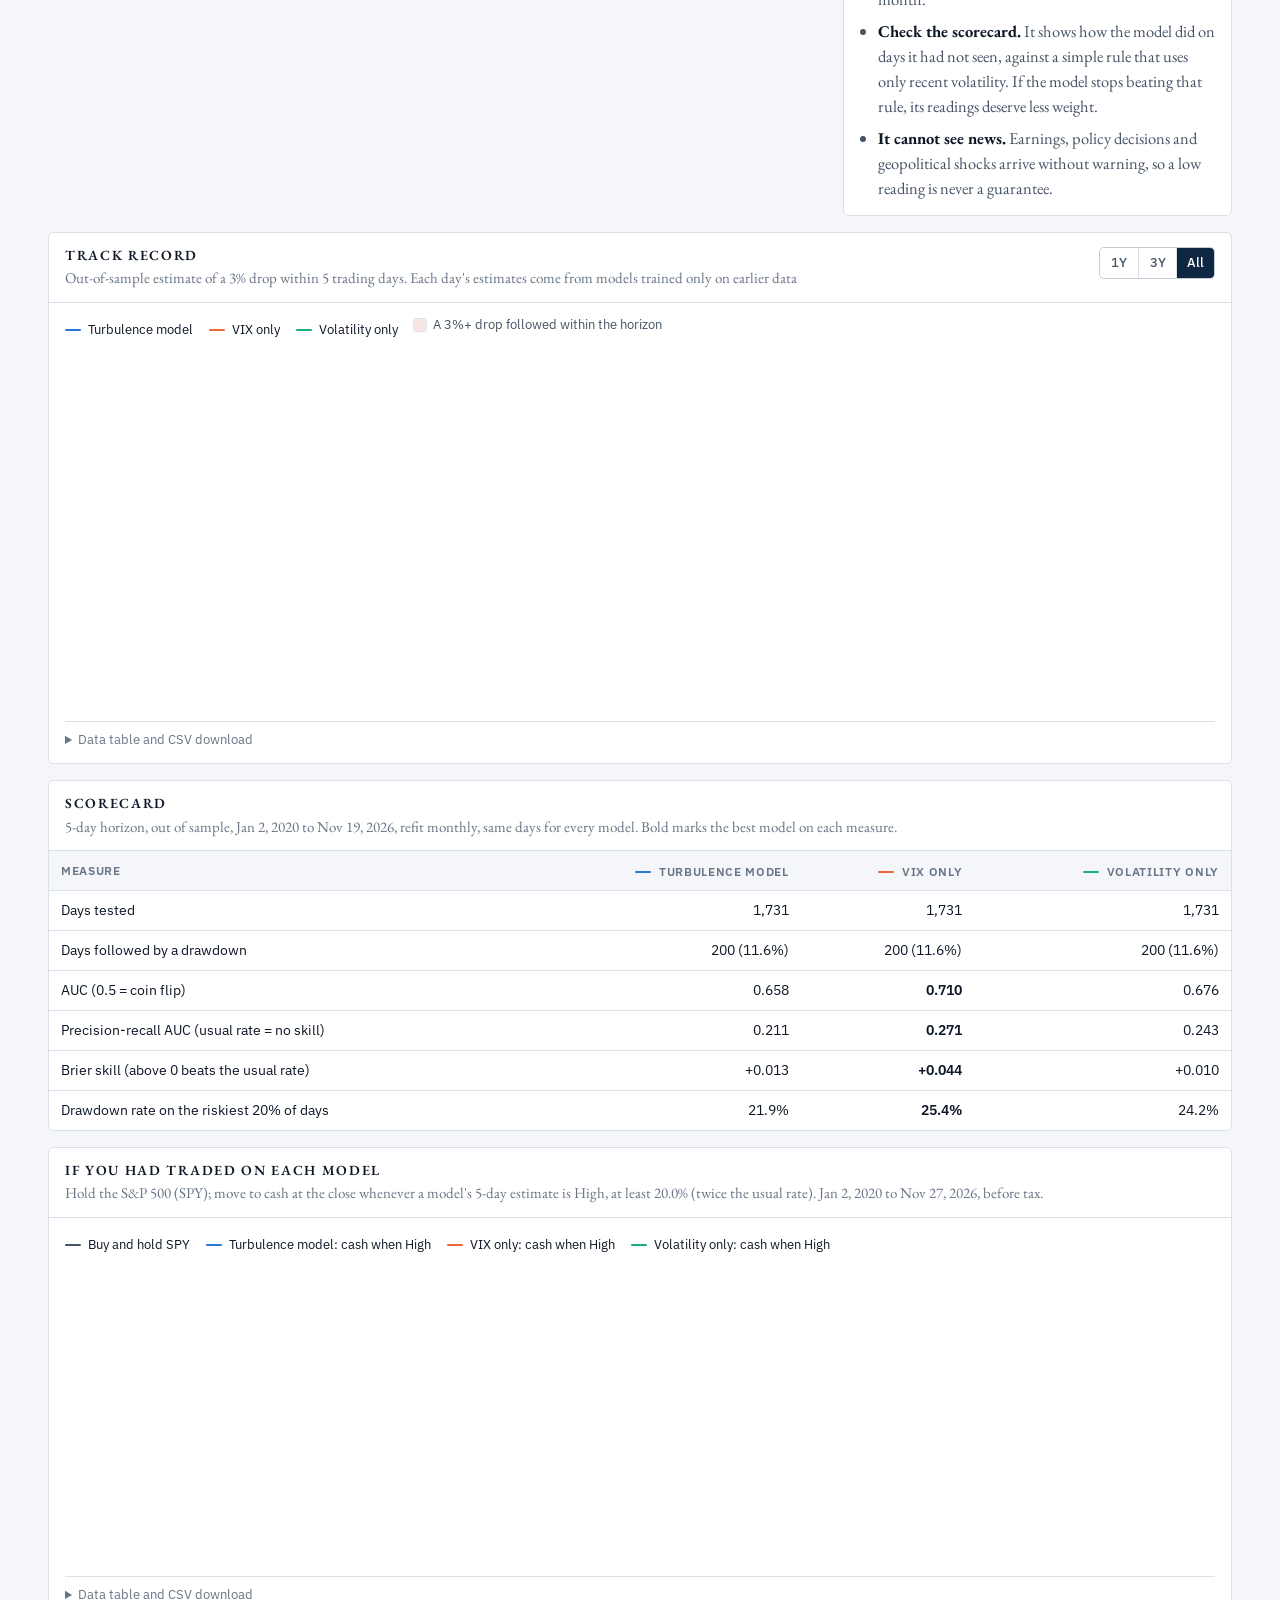
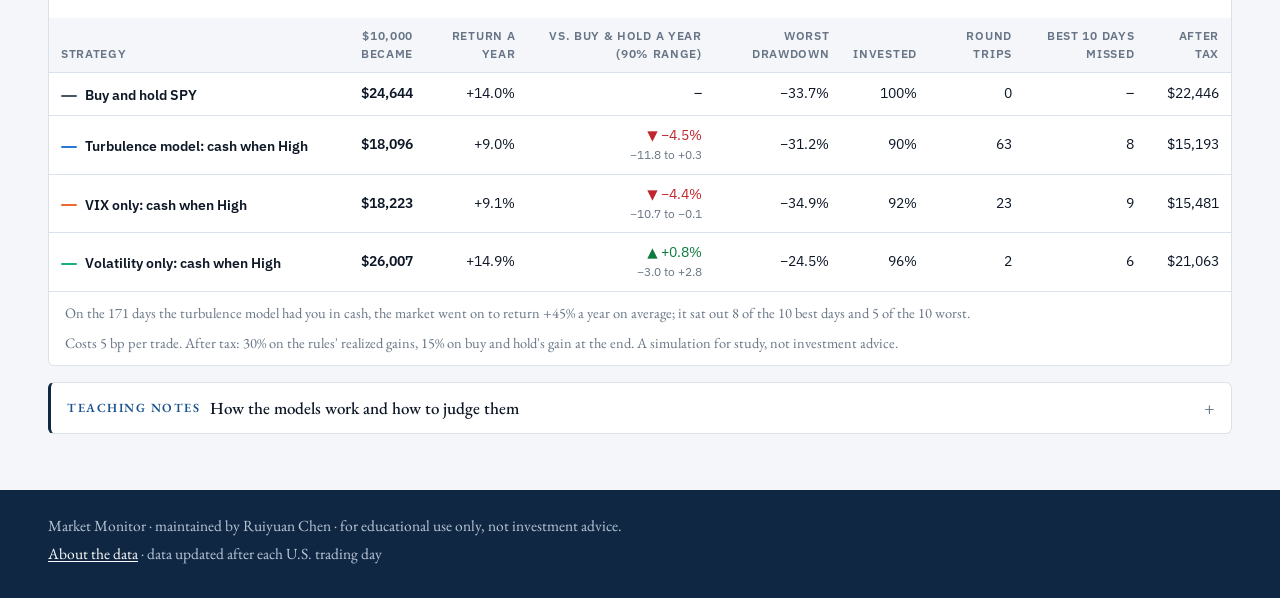
<file: risk.html>
<!doctype html>
<html lang="en">
<head>
<meta charset="utf-8">
<meta name="viewport" content="width=device-width, initial-scale=1, viewport-fit=cover">
<title>Risk models · Market Monitor</title>
<meta name="description" content="Three models of the chance of a 3% S&amp;P 500 drop, tested out of sample, with the results of trading on them.">
<link rel="icon" href="data:image/svg+xml,%3Csvg xmlns='http://www.w3.org/2000/svg' viewBox='0 0 32 32'%3E%3Crect width='32' height='32' rx='6' fill='%230f2742'/%3E%3Cpath d='M6 22l6-7 5 4 9-11' fill='none' stroke='white' stroke-width='3' stroke-linecap='round' stroke-linejoin='round'/%3E%3C/svg%3E">
<link rel="preconnect" href="https://fonts.googleapis.com">
<link rel="preconnect" href="https://fonts.gstatic.com" crossorigin>
<link rel="stylesheet" href="https://fonts.googleapis.com/css2?family=EB+Garamond:ital,wght@0,400;0,500;0,600;1,400&family=IBM+Plex+Sans:wght@400;500;600&display=swap">
<link rel="stylesheet" href="assets/css/style.css">
<script>try{var t=localStorage.getItem("mm-theme");if(t)document.documentElement.setAttribute("data-theme",t);}catch(e){}</script>
</head>
<body data-page="risk">
<script src="assets/js/shell.js"></script>

<main class="wrap" id="main">
  <section id="risk" class="section" aria-labelledby="h-risk">
    <div class="section-head">
      <div>
        <h2 id="h-risk">Drawdown risk models</h2>
        <p class="lede" id="risk-lede">Three models estimate the chance that the S&amp;P 500 closes at least 3% below today's close within the next 5 or 21 trading days: the author's turbulence model, which looks for stress inside the market, and two simple benchmarks that use only volatility. All three are retrained after every close and tested the same way.</p>
      </div>
      <div class="controls">
        <span class="range-label">Horizon</span>
        <div class="range" role="group" aria-label="Model horizon" data-range="riskh">
          <button type="button" data-r="5d" aria-pressed="true">5 days</button><button type="button" data-r="21d">21 days</button>
        </div>
      </div>
    </div>
    <div id="risk-notice" class="notice" hidden></div>

    <article class="panel">
      <div class="panel-head"><div><h3 class="panel-title">Today's readings</h3><p class="panel-sub" id="risk-sub">Probability of a 3% or larger drop from today's close, by model</p></div></div>
      <div class="table-wrap" id="risk-models"></div>
      <div class="panel-foot" id="risk-foot"></div>
    </article>

    <div class="grid g-8-4 align-start">
      <article class="panel">
        <div class="panel-head"><div><h3 class="panel-title">What drives the turbulence model today</h3><p class="panel-sub" id="drivers-sub">Each input's push on the estimate (standardized value × model weight)</p></div></div>
        <div class="panel-body"><div id="risk-drivers" class="drivers"></div></div>
      </article>
      <aside class="panel" aria-labelledby="h-commentary">
        <div class="panel-head"><div><h3 class="panel-title" id="h-commentary">Author's evaluation</h3><p class="panel-sub" id="commentary-date"></p></div></div>
        <div class="panel-body commentary" id="commentary"></div>
      </aside>
    </div>

    <article class="panel">
      <div class="panel-head">
        <div><h3 class="panel-title">Track record</h3><p class="panel-sub" id="risk-chart-sub">Out-of-sample probability: each day's estimate comes from models trained only on earlier data</p></div>
        <div class="controls">
          <div class="range" role="group" aria-label="Track record range" data-range="riskr">
            <button type="button" data-r="1Y">1Y</button><button type="button" data-r="3Y">3Y</button><button type="button" data-r="MAX" aria-pressed="true">All</button>
          </div>
        </div>
      </div>
      <div class="panel-body">
        <ul class="legend" id="risk-legend"></ul>
        <div class="chart-box tall"><canvas id="risk-chart" role="img" aria-label="Each model's probability of a drawdown over time, with periods when a drawdown followed shaded"></canvas></div>
        <details class="datatable" data-chart="risk-chart"><summary>Data table and CSV download</summary><div class="dt-body"></div></details>
      </div>
    </article>

    <article class="panel">
      <div class="panel-head"><div><h3 class="panel-title">Scorecard</h3><p class="panel-sub" id="score-sub">Out-of-sample test of each model on the same days</p></div></div>
      <div class="table-wrap" id="risk-score"></div>
    </article>

    <article class="panel" id="bt-panel">
      <div class="panel-head"><div><h3 class="panel-title">If you had traded on each model</h3><p class="panel-sub" id="bt-sub">Hold the S&amp;P 500; move to cash at the close whenever a model's estimate is High (at least twice the usual rate)</p></div></div>
      <div class="panel-body">
        <ul class="legend" id="bt-legend"></ul>
        <div class="chart-box"><canvas id="bt-chart" role="img" aria-label="Value of $10,000 under buy and hold and under each model's trading rule"></canvas></div>
        <details class="datatable" data-chart="bt-chart"><summary>Data table and CSV download</summary><div class="dt-body"></div></details>
      </div>
      <div class="table-wrap" id="bt-table"></div>
      <div class="panel-foot" id="bt-foot"></div>
    </article>

    <details class="learn">
      <summary><span class="tag">Teaching notes</span> How the models work and how to judge them</summary>
      <div class="learn-body">
        <div>
          <h4>The turbulence model</h4>
          <p>About 490 large U.S.-listed stocks are grouped into 10 clusters of stocks that move together, using two years of daily returns. <em>Financial turbulence</em> measures how far each cluster has decoupled from the S&amp;P 500 over the past month: the leftover volatility of a regression of the index on the cluster, scaled by how weakly they correlate. <em>Internal turbulence</em> averages six breadth signals: new 52-week lows, the share of stocks below their 50- and 200-day averages, decliners, the Arms index and the dispersion of returns. <em>Realized volatility</em> is how much the S&amp;P 500 itself has moved over the past month, annualized. A logistic regression turns these seven inputs into a probability.</p>
          <h4>The two benchmarks</h4>
          <p><em>VIX only</em> and <em>Volatility only</em> are the same logistic regression with a single input: the VIX, which is the options market's own forecast of volatility over the next 30 days, or the past month's realized volatility. Volatility clusters, so both are hard to beat. If the turbulence model can't beat them, its extra inputs aren't adding information.</p>
        </div>
        <div>
          <h4>Out of sample</h4>
          <p>The track record, scorecard and trading results come from a walk-forward test. Each month the clusters are re-formed and every model is refit using only data available at that time, then it predicts the following month. This guards against look-ahead bias, the most common way backtests overstate skill.</p>
          <h4>Reading the scorecard</h4>
          <p><em>AUC</em> is the chance that a randomly chosen day before a drawdown gets a higher probability than a randomly chosen calm day; 0.5 is a coin flip. <em>Brier skill</em> compares the probabilities with always predicting the usual rate: above zero is better. The 3% target is whether the index closes at least 3% below today's close at any point in the horizon. Such dips are common over a month, so compare each probability with its usual rate, which is what the risk level does.</p>
        </div>
        <div>
          <h4>Reading the trading results</h4>
          <p>Each rule holds the S&amp;P 500 (SPY, dividends reinvested) and moves to cash, earning the T-bill rate, at the close of any day its model reads High, then earns the next day's return. Trading costs are included; the after-tax column assumes a 30% rate on short-term gains and 15% on buy and hold's gain at the end. The 90% range is a block bootstrap of the daily return gap: if it includes zero, the gap could be luck. High-risk days are high-volatility days, and they contain the market's best days as well as its worst, which is why stepping aside on them has usually cost money.</p>
          <h4>Limits</h4>
          <p>Large drawdowns are rare and overlapping windows mean far fewer independent events than days, so all the scores are noisy. The stock list is today's large companies, which adds survivorship bias to the history. This is a teaching and research tool, not investment advice.</p>
        </div>
        <p class="refs">References: Kritzman, M., and Y. Li (2010), "Skulls, Financial Turbulence, and Risk Management," <em>Financial Analysts Journal</em>; Kritzman, M., Y. Li, S. Page, and R. Rigobon (2011), "Principal Components as a Measure of Systemic Risk," <em>Journal of Portfolio Management</em>; Moreira, A., and T. Muir (2017), "Volatility-Managed Portfolios," <em>Journal of Finance</em>; López de Prado, M. (2018), <em>Advances in Financial Machine Learning</em>, on purged walk-forward testing.</p>
      </div>
    </details>
  </section>
</main>

<script src="assets/vendor/chart.umd.min.js"></script>
<script src="assets/js/config.js"></script>
<script src="assets/js/app.js"></script>
</body>
</html>
</file>
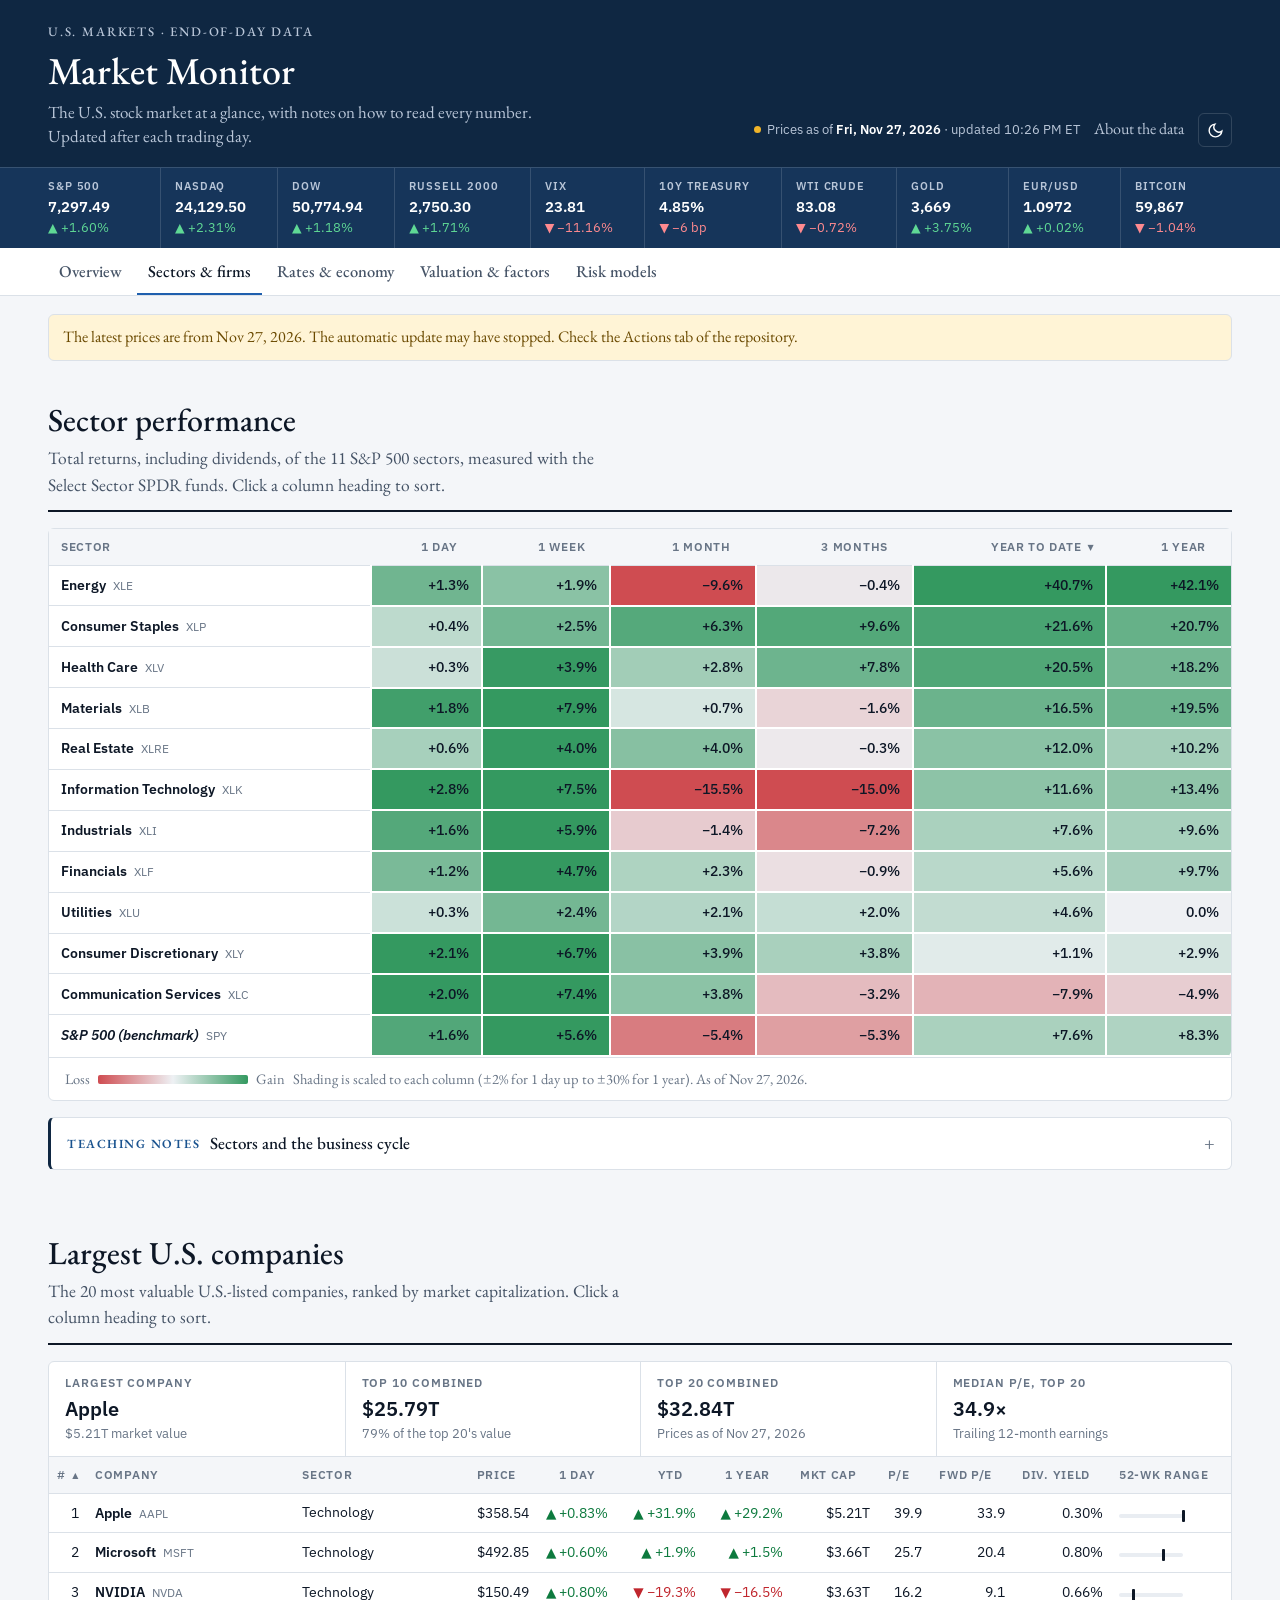
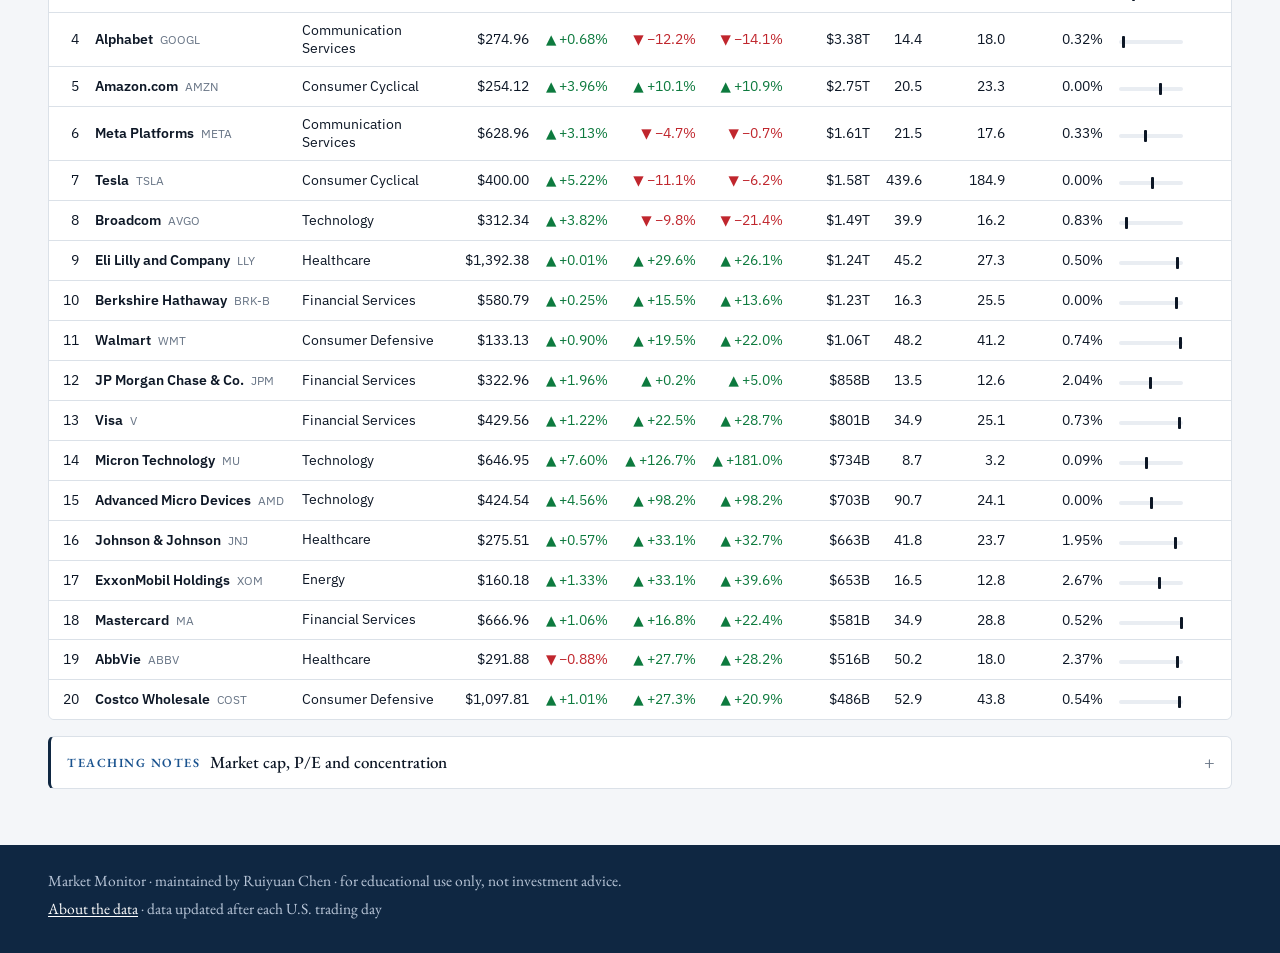
<file: sectors.html>
<!doctype html>
<html lang="en">
<head>
<meta charset="utf-8">
<meta name="viewport" content="width=device-width, initial-scale=1, viewport-fit=cover">
<title>Sectors and largest firms · Market Monitor</title>
<meta name="description" content="Returns of the 11 S&amp;P 500 sectors and the 20 largest U.S. companies, with valuation ratios and 52-week ranges.">
<link rel="icon" href="data:image/svg+xml,%3Csvg xmlns='http://www.w3.org/2000/svg' viewBox='0 0 32 32'%3E%3Crect width='32' height='32' rx='6' fill='%230f2742'/%3E%3Cpath d='M6 22l6-7 5 4 9-11' fill='none' stroke='white' stroke-width='3' stroke-linecap='round' stroke-linejoin='round'/%3E%3C/svg%3E">
<link rel="preconnect" href="https://fonts.googleapis.com">
<link rel="preconnect" href="https://fonts.gstatic.com" crossorigin>
<link rel="stylesheet" href="https://fonts.googleapis.com/css2?family=EB+Garamond:ital,wght@0,400;0,500;0,600;1,400&family=IBM+Plex+Sans:wght@400;500;600&display=swap">
<link rel="stylesheet" href="assets/css/style.css">
<script>try{var t=localStorage.getItem("mm-theme");if(t)document.documentElement.setAttribute("data-theme",t);}catch(e){}</script>
</head>
<body data-page="sectors">
<script src="assets/js/shell.js"></script>

<main class="wrap" id="main">
  <section id="sectors" class="section" aria-labelledby="h-sectors">
    <div class="section-head">
      <div>
        <h2 id="h-sectors">Sector performance</h2>
        <p class="lede">Total returns, including dividends, of the 11 S&amp;P 500 sectors, measured with the Select Sector SPDR funds. Click a column heading to sort.</p>
      </div>
    </div>
    <article class="panel">
      <div class="table-wrap" id="sector-table"></div>
      <div class="panel-foot heat-legend" id="heat-legend"></div>
    </article>

    <details class="learn">
      <summary><span class="tag">Teaching notes</span> Sectors and the business cycle</summary>
      <div class="learn-body">
        <div>
          <h4>The 11 sectors</h4>
          <p>S&amp;P and MSCI sort companies into sectors under the Global Industry Classification Standard (GICS), based on how each company earns most of its revenue. Each sector fund here holds the S&amp;P 500 members in that sector, weighted by market value.</p>
        </div>
        <div>
          <h4>Cyclical vs. defensive</h4>
          <p>Cyclical sectors (Consumer Discretionary, Industrials, Financials, Materials, Energy) are more sensitive to economic growth. Defensive sectors (Consumer Staples, Utilities, Health Care) sell things people buy in any economy. Comparing the two groups shows what the market expects about growth.</p>
        </div>
        <div>
          <h4>Rates matter too</h4>
          <p>Utilities and Real Estate pay steady cash flows and often trade like bonds, so they tend to fall when interest rates rise. Financials, especially banks, can benefit from a steeper yield curve.</p>
        </div>
      </div>
    </details>
  </section>

  <section id="firms" class="section" aria-labelledby="h-firms">
    <div class="section-head">
      <div>
        <h2 id="h-firms">Largest U.S. companies</h2>
        <p class="lede">The 20 most valuable U.S.-listed companies, ranked by market capitalization. Click a column heading to sort.</p>
      </div>
    </div>
    <article class="panel">
      <div class="keyfigs" id="firm-keyfigs"></div>
      <div class="table-wrap" id="firm-table"></div>
    </article>

    <details class="learn">
      <summary><span class="tag">Teaching notes</span> Market cap, P/E and concentration</summary>
      <div class="learn-body">
        <div>
          <h4>Market capitalization</h4>
          <p>Share price × shares outstanding, the stock market's valuation of the whole company's equity. Index weights in the S&amp;P 500 are based on market cap, adjusted for shares that actually trade (the "float").</p>
          <h4>Concentration</h4>
          <p>A handful of very large firms now make up a large share of the S&amp;P 500's value, so their returns can dominate the index. That is why the index can rise while the "typical" stock falls.</p>
        </div>
        <div>
          <h4>P/E ratios</h4>
          <p><em>Trailing P/E</em> = price ÷ the last 12 months of earnings per share. <em>Forward P/E</em> uses analysts' forecast of the next 12 months. A high P/E means investors pay more per dollar of current profit, usually because they expect faster growth or see lower risk. Firms with losses have no meaningful P/E ("n/m").</p>
        </div>
        <div>
          <h4>Dividend yield</h4>
          <p>Annual dividends per share ÷ price. Many large technology firms return cash mainly through buybacks rather than dividends, so their yield understates total payouts.</p>
          <h4>52-week range</h4>
          <p>The bar shows where today's price sits between the lowest and highest close of the past year.</p>
        </div>
      </div>
    </details>
  </section>
</main>

<script src="assets/vendor/chart.umd.min.js"></script>
<script src="assets/js/config.js"></script>
<script src="assets/js/app.js"></script>
</body>
</html>
</file>
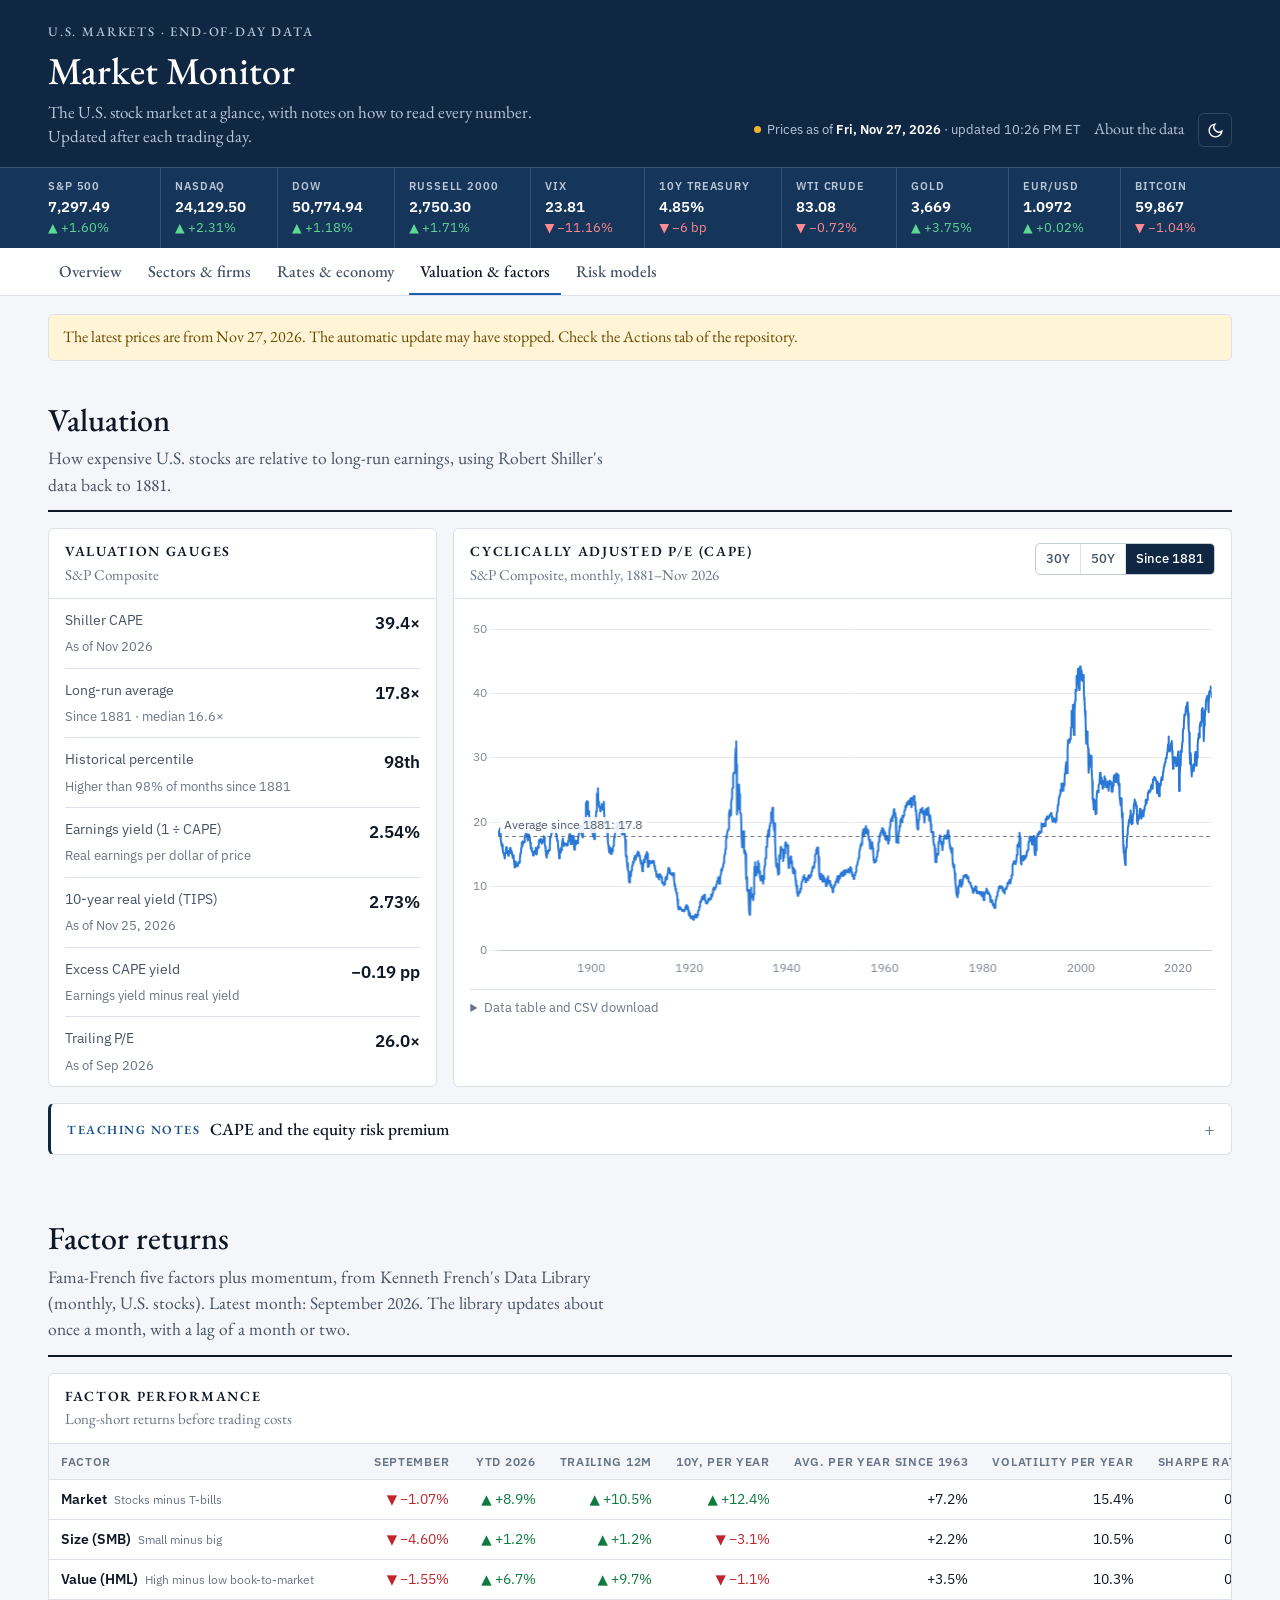
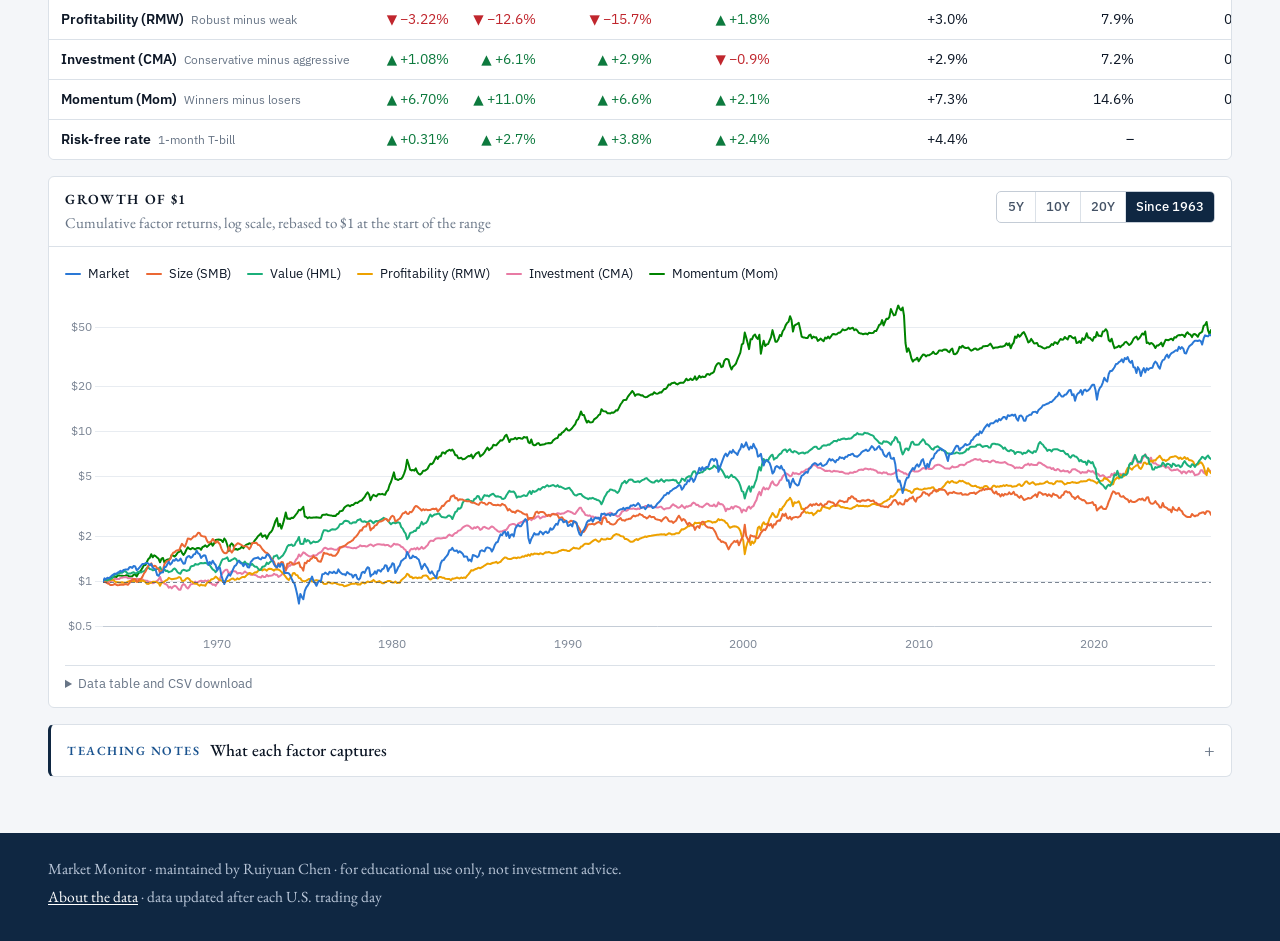
<file: valuation.html>
<!doctype html>
<html lang="en">
<head>
<meta charset="utf-8">
<meta name="viewport" content="width=device-width, initial-scale=1, viewport-fit=cover">
<title>Valuation and factors · Market Monitor</title>
<meta name="description" content="Shiller CAPE since 1881, the earnings yield and the excess CAPE yield; Fama-French five factors plus momentum.">
<link rel="icon" href="data:image/svg+xml,%3Csvg xmlns='http://www.w3.org/2000/svg' viewBox='0 0 32 32'%3E%3Crect width='32' height='32' rx='6' fill='%230f2742'/%3E%3Cpath d='M6 22l6-7 5 4 9-11' fill='none' stroke='white' stroke-width='3' stroke-linecap='round' stroke-linejoin='round'/%3E%3C/svg%3E">
<link rel="preconnect" href="https://fonts.googleapis.com">
<link rel="preconnect" href="https://fonts.gstatic.com" crossorigin>
<link rel="stylesheet" href="https://fonts.googleapis.com/css2?family=EB+Garamond:ital,wght@0,400;0,500;0,600;1,400&family=IBM+Plex+Sans:wght@400;500;600&display=swap">
<link rel="stylesheet" href="assets/css/style.css">
<script>try{var t=localStorage.getItem("mm-theme");if(t)document.documentElement.setAttribute("data-theme",t);}catch(e){}</script>
</head>
<body data-page="valuation">
<script src="assets/js/shell.js"></script>

<main class="wrap" id="main">
  <section id="valuation" class="section" aria-labelledby="h-valuation">
    <div class="section-head">
      <div>
        <h2 id="h-valuation">Valuation</h2>
        <p class="lede">How expensive U.S. stocks are relative to long-run earnings, using Robert Shiller's data back to 1881.</p>
      </div>
    </div>
    <div class="grid g-4-8">
      <aside class="panel">
        <div class="panel-head"><div><h3 class="panel-title">Valuation gauges</h3><p class="panel-sub">S&amp;P Composite</p></div></div>
        <dl class="statlist" id="val-stats"></dl>
      </aside>
      <article class="panel">
        <div class="panel-head">
          <div><h3 class="panel-title">Cyclically adjusted P/E (CAPE)</h3><p class="panel-sub" id="cape-sub">S&amp;P Composite, monthly</p></div>
          <div class="controls">
            <div class="range" role="group" aria-label="Valuation chart range" data-range="val">
              <button type="button" data-r="30Y">30Y</button><button type="button" data-r="50Y">50Y</button><button type="button" data-r="MAX" aria-pressed="true">Since 1881</button>
            </div>
          </div>
        </div>
        <div class="panel-body">
          <ul class="legend" id="cape-legend"></ul>
          <div class="chart-box tall"><canvas id="cape-chart" role="img" aria-label="Shiller CAPE ratio since 1881 with its long-run average"></canvas></div>
          <details class="datatable" data-chart="cape-chart"><summary>Data table and CSV download</summary><div class="dt-body"></div></details>
        </div>
      </article>
    </div>
    <details class="learn">
      <summary><span class="tag">Teaching notes</span> CAPE and the equity risk premium</summary>
      <div class="learn-body">
        <div>
          <h4>What CAPE is</h4>
          <p>CAPE (also called the Shiller P/E or P/E10) divides the S&amp;P index by the average of the past 10 years of inflation-adjusted earnings. Averaging over a decade smooths out the business cycle: in a recession, one year's earnings collapse and make the ordinary P/E look misleadingly high.</p>
        </div>
        <div>
          <h4>What it predicts and what it doesn't</h4>
          <p>Historically, high CAPE readings were followed by lower average returns over the next 10 years, with a lot of scatter around that pattern. CAPE says almost nothing about the next month or year, so it is a poor market-timing tool. Some argue that changes in accounting rules, buybacks and the index's tilt toward high-margin technology firms have raised its "normal" level.</p>
        </div>
        <div>
          <h4>Earnings yield and excess CAPE yield</h4>
          <p>The earnings yield is 1 ÷ CAPE, the real earnings stocks "pay" per dollar of price. Subtracting the 10-year TIPS real yield gives the <em>excess CAPE yield</em>, a rough estimate of the extra return stocks offer over safe real bonds (the equity risk premium).</p>
        </div>
        <p class="refs">References: Campbell, J. Y., and R. J. Shiller (1988), "Stock Prices, Earnings, and Expected Dividends," <em>Journal of Finance</em>; Campbell and Shiller (1998), "Valuation Ratios and the Long-Run Stock Market Outlook," <em>Journal of Portfolio Management</em>; Shiller, R. J., <em>Irrational Exuberance</em>.</p>
      </div>
    </details>
  </section>

  <section id="factors" class="section" aria-labelledby="h-factors">
    <div class="section-head">
      <div>
        <h2 id="h-factors">Factor returns</h2>
        <p class="lede" id="factor-lede">Fama-French five factors plus momentum, from Kenneth French's Data Library (monthly, U.S. stocks).</p>
      </div>
    </div>
    <article class="panel">
      <div class="panel-head"><div><h3 class="panel-title">Factor performance</h3><p class="panel-sub">Long-short returns before trading costs</p></div></div>
      <div class="table-wrap" id="factor-table"></div>
    </article>
    <article class="panel">
      <div class="panel-head">
        <div><h3 class="panel-title">Growth of $1</h3><p class="panel-sub" id="factor-chart-sub">Cumulative factor returns, log scale, rebased to $1 at the start of the range</p></div>
        <div class="controls">
          <div class="range" role="group" aria-label="Factor chart range" data-range="fac">
            <button type="button" data-r="5Y">5Y</button><button type="button" data-r="10Y">10Y</button><button type="button" data-r="20Y">20Y</button><button type="button" data-r="MAX" aria-pressed="true">Since 1963</button>
          </div>
        </div>
      </div>
      <div class="panel-body">
        <ul class="legend" id="factor-legend"></ul>
        <div class="chart-box tall"><canvas id="factor-chart" role="img" aria-label="Cumulative returns of the Fama-French factors and momentum"></canvas></div>
        <details class="datatable" data-chart="factor-chart"><summary>Data table and CSV download</summary><div class="dt-body"></div></details>
      </div>
    </article>
    <details class="learn">
      <summary><span class="tag">Teaching notes</span> What each factor captures</summary>
      <div class="learn-body">
        <div>
          <h4>Mkt−RF: the market</h4>
          <p>The return on all U.S. stocks minus the one-month Treasury bill rate, i.e. the equity premium actually earned.</p>
          <h4>SMB: size</h4>
          <p>Small minus big: small-cap stocks minus large-cap stocks.</p>
          <h4>HML: value</h4>
          <p>High minus low: stocks with high book-to-market (cheap, "value") minus low book-to-market ("growth").</p>
        </div>
        <div>
          <h4>RMW: profitability</h4>
          <p>Robust minus weak: firms with high operating profitability minus firms with low profitability.</p>
          <h4>CMA: investment</h4>
          <p>Conservative minus aggressive: firms that grow their assets slowly minus firms that invest heavily.</p>
          <h4>Mom: momentum</h4>
          <p>Recent winners minus recent losers, ranked on returns from 12 months to 1 month ago.</p>
        </div>
        <div>
          <h4>How to read the numbers</h4>
          <p>Except for the market, each factor is a long-short "paper" portfolio, so its return is a spread between two groups of stocks. The figures ignore trading costs. The Sharpe ratio is the annualized average return divided by annualized volatility. Factor premia vary a lot over time: value had a long drawdown after 2007, and momentum has crashed sharply in market rebounds such as 2009.</p>
        </div>
        <p class="refs">References: Fama, E. F., and K. R. French (1993), "Common Risk Factors in the Returns on Stocks and Bonds," <em>Journal of Financial Economics</em>; Fama and French (2015), "A Five-Factor Asset Pricing Model," <em>JFE</em>; Jegadeesh, N., and S. Titman (1993), "Returns to Buying Winners and Selling Losers," <em>Journal of Finance</em>; Carhart, M. M. (1997), "On Persistence in Mutual Fund Performance," <em>Journal of Finance</em>.</p>
      </div>
    </details>
  </section>
</main>

<script src="assets/vendor/chart.umd.min.js"></script>
<script src="assets/js/config.js"></script>
<script src="assets/js/app.js"></script>
</body>
</html>
</file>
<file: assets/css/style.css>
/* Market Monitor: "research desk" styles
   Layout: navy masthead with a key-numbers strip, sticky section nav, then sections built from
   hairline-bordered panels on a 12-column grid. Serif for headings, sans for data.
   Gains are green and losses red; every change also carries a sign and an arrow, so color is never the only cue. */

:root {
  color-scheme: light;
  --navy: #0f2742;
  --navy-2: #16355a;
  --navy-ink: #ffffff;
  --navy-ink-2: #b9c6d8;
  --navy-rule: rgba(255, 255, 255, 0.14);

  --page: #f4f6f9;
  --surface: #ffffff;
  --surface-2: #f4f6f9;
  --surface-3: #e9edf2;
  --ink: #0d1726;
  --ink-2: #455366;
  --muted: #687586;
  --axis-ink: #7d8796;
  --rule: #dbe1e8;
  --rule-strong: #c4ccd6;
  --grid: #e8ecf1;
  --axis: #c4ccd6;
  --border: #dbe1e8;
  --border-strong: #c4ccd6;
  --accent: #1f5fae;
  --accent-ink: #1a538f;
  --pressed-bg: #0f2742;
  --pressed-ink: #ffffff;

  /* chart series (validated categorical order) */
  --s1: #2a78d6; --s2: #eb6834; --s3: #1baf7a; --s4: #eda100; --s5: #e87ba4; --s6: #008300;

  --gain: #0d7a3e;
  --loss: #c0262d;
  --gain-pole: #1f8f50;
  --loss-pole: #cc3a3f;
  --mid: #eef1f4;
  --recession: rgba(13, 23, 38, 0.07);
  --warn-bg: #fff4d6;
  --warn-ink: #6b4a00;
  --ok-bg: #e3f3e9;
  --ok-ink: #0d5c30;
  --event: rgba(204, 58, 63, 0.13);
  --st-low: #0d7a3e; --st-normal: #687586; --st-elevated: #b26a00; --st-high: #c0262d;

  --font-sans: "IBM Plex Sans", system-ui, -apple-system, "Segoe UI", Roboto, Arial, sans-serif;
  --font-serif: "EB Garamond", Garamond, "Iowan Old Style", Georgia, serif;
  --font: var(--font-sans);
  --radius: 6px;
}

@media (prefers-color-scheme: dark) {
  :root:not([data-theme="light"]) {
    color-scheme: dark;
    --navy: #0a1a2d; --navy-2: #0f2440; --navy-ink: #ffffff; --navy-ink-2: #a9b8cc; --navy-rule: rgba(255, 255, 255, 0.12);
    --page: #0b1118; --surface: #111a24; --surface-2: #16212d; --surface-3: #1c2936;
    --ink: #eef2f7; --ink-2: #b4c0cf; --muted: #8d99a8; --axis-ink: #8592a3;
    --rule: #223041; --rule-strong: #2e3e52; --grid: #1d2938; --axis: #34465c; --border: #223041; --border-strong: #2e3e52;
    --accent: #5b9be6; --accent-ink: #8dbcf2; --pressed-bg: #c9d8ea; --pressed-ink: #0b1118;
    --s1: #3987e5; --s2: #d95926; --s3: #199e70; --s4: #c98500; --s5: #d55181; --s6: #008300;
    --gain: #45c27c; --loss: #f2777b; --gain-pole: #2e9e5c; --loss-pole: #d9545a; --mid: #1f2a36;
    --recession: rgba(255, 255, 255, 0.06); --warn-bg: #3a2f12; --warn-ink: #f5d68a; --ok-bg: #12321f; --ok-ink: #8fe0b0;
    --event: rgba(242, 119, 123, 0.18); --st-low: #45c27c; --st-normal: #8d99a8; --st-elevated: #f0b429; --st-high: #f2777b;
  }
}
:root[data-theme="dark"] {
  color-scheme: dark;
  --navy: #0a1a2d; --navy-2: #0f2440; --navy-ink: #ffffff; --navy-ink-2: #a9b8cc; --navy-rule: rgba(255, 255, 255, 0.12);
  --page: #0b1118; --surface: #111a24; --surface-2: #16212d; --surface-3: #1c2936;
  --ink: #eef2f7; --ink-2: #b4c0cf; --muted: #8d99a8; --axis-ink: #8592a3;
  --rule: #223041; --rule-strong: #2e3e52; --grid: #1d2938; --axis: #34465c; --border: #223041; --border-strong: #2e3e52;
  --accent: #5b9be6; --accent-ink: #8dbcf2; --pressed-bg: #c9d8ea; --pressed-ink: #0b1118;
  --s1: #3987e5; --s2: #d95926; --s3: #199e70; --s4: #c98500; --s5: #d55181; --s6: #008300;
  --gain: #45c27c; --loss: #f2777b; --gain-pole: #2e9e5c; --loss-pole: #d9545a; --mid: #1f2a36;
  --recession: rgba(255, 255, 255, 0.06); --warn-bg: #3a2f12; --warn-ink: #f5d68a; --ok-bg: #12321f; --ok-ink: #8fe0b0;
    --event: rgba(242, 119, 123, 0.18); --st-low: #45c27c; --st-normal: #8d99a8; --st-elevated: #f0b429; --st-high: #f2777b;
}

* { box-sizing: border-box; }
html { scroll-behavior: smooth; scroll-padding-top: 56px; -webkit-text-size-adjust: 100%; }
@media (prefers-reduced-motion: reduce) { html { scroll-behavior: auto; } }
body { margin: 0; background: var(--page); color: var(--ink); font: 14.5px/1.55 var(--font-sans); }
a { color: var(--accent-ink); text-underline-offset: 2px; }
h1, h2, h3, h4 { line-height: 1.2; margin: 0; text-wrap: balance; }
.wrap { max-width: 1240px; margin: 0 auto; padding-inline: 16px; }
@media (min-width: 900px) { .wrap { padding-inline: 28px; } }
.num, td.n, th.n, .tnum { font-variant-numeric: tabular-nums; }
:focus-visible { outline: 2px solid var(--accent); outline-offset: 2px; }

/* ---------- masthead ---------- */
.masthead { background: var(--navy); color: var(--navy-ink); }
.mast-top { display: flex; justify-content: space-between; align-items: flex-end; gap: 14px 24px; flex-wrap: wrap; padding-block: 22px 18px; }
.eyebrow { font-size: 11.5px; font-weight: 600; letter-spacing: .12em; text-transform: uppercase; color: var(--navy-ink-2); margin-bottom: 6px; }
.masthead h1 { font-family: var(--font-serif); font-weight: 700; font-size: 32px; letter-spacing: -0.01em; }
.masthead h1 a { color: inherit; text-decoration: none; }
.mast-link { color: var(--navy-ink-2); font-size: 13px; white-space: nowrap; text-decoration: none; padding: 6px 2px; border-bottom: 1px solid transparent; }
.mast-link:hover, .mast-link.active { color: var(--navy-ink); border-bottom-color: var(--navy-ink-2); }
.skip-link { position: absolute; left: 12px; top: -48px; z-index: 50; background: var(--surface); color: var(--ink); padding: 8px 12px; border-radius: 4px; }
.skip-link:focus { top: 12px; }
.tagline { margin: 6px 0 0; color: var(--navy-ink-2); font-size: 14px; max-width: 62ch; }
.mast-meta { display: flex; align-items: center; gap: 12px; }
.asof { font-size: 13px; color: var(--navy-ink-2); text-align: right; line-height: 1.4; }
.asof strong { color: var(--navy-ink); font-weight: 600; }
.asof .dot { display: inline-block; width: 7px; height: 7px; border-radius: 50%; background: #3ccf7f; margin-right: 6px; vertical-align: 1px; }
.asof .dot.stale { background: #f0b429; }
.icon-btn {
  border: 1px solid var(--navy-rule); background: transparent; color: var(--navy-ink);
  border-radius: 6px; width: 34px; height: 34px; display: grid; place-items: center; cursor: pointer; flex: none;
}
.icon-btn:hover { background: var(--navy-2); }
.icon-btn svg { width: 17px; height: 17px; }

.strip-wrap { background: var(--navy-2); border-top: 1px solid var(--navy-rule); }
.strip { list-style: none; margin: 0; padding: 0; display: flex; overflow-x: auto; scrollbar-width: none; }
.strip::-webkit-scrollbar { display: none; }
.strip li { flex: 1 0 auto; min-width: 112px; padding: 10px 14px; border-left: 1px solid var(--navy-rule); }
.strip li:first-child { border-left: 0; padding-left: 0; }
.strip .k { display: block; font-size: 11px; font-weight: 600; letter-spacing: .08em; text-transform: uppercase; color: var(--navy-ink-2); white-space: nowrap; }
.strip .v { display: block; font-size: 15px; font-weight: 600; color: var(--navy-ink); white-space: nowrap; font-variant-numeric: tabular-nums; }
.strip .c { display: block; font-size: 12.5px; white-space: nowrap; font-variant-numeric: tabular-nums; }
.strip .c.up { color: #5fd895; }
.strip .c.down { color: #ff8a8f; }
.strip .c.flat { color: var(--navy-ink-2); }

.secnav { position: sticky; top: env(safe-area-inset-top, 0px); z-index: 20; background: var(--surface); border-bottom: 1px solid var(--rule); }
.secnav .wrap { display: flex; gap: 4px; overflow-x: auto; scrollbar-width: none; }
.secnav .wrap::-webkit-scrollbar { display: none; }
.secnav a {
  flex: none; padding: 12px 10px 10px; font-size: 13.5px; font-weight: 500; color: var(--ink-2); text-decoration: none;
  border-bottom: 2px solid transparent; white-space: nowrap;
}
.secnav a:hover { color: var(--ink); }
.secnav a.active { color: var(--ink); border-bottom-color: var(--accent); }

/* ---------- sections ---------- */
main { padding-bottom: 56px; }
.notice { margin: 18px 0 0; padding: 10px 14px; border-radius: var(--radius); background: var(--warn-bg); color: var(--warn-ink); font-size: 14px; border: 1px solid var(--rule); }
.section { padding-top: 40px; }
.section > * + * { margin-top: 16px; }
.section + .section { padding-top: 64px; }
.section-head { display: flex; justify-content: space-between; align-items: flex-end; gap: 12px 24px; flex-wrap: wrap; padding-bottom: 12px; border-bottom: 2px solid var(--ink); }
.section-head h2 { font-family: var(--font-serif); font-weight: 700; font-size: 26px; letter-spacing: -0.01em; }
.lede { margin: 6px 0 0; color: var(--ink-2); max-width: 72ch; font-size: 14.5px; }
.empty { padding: 28px 16px; text-align: center; color: var(--ink-2); }

.grid { display: grid; gap: 16px; grid-template-columns: minmax(0, 1fr); }
@media (min-width: 960px) {
  .g-8-4 { grid-template-columns: minmax(0, 2fr) minmax(0, 1fr); }
  .g-5-7 { grid-template-columns: minmax(0, 5fr) minmax(0, 7fr); }
  .g-4-8 { grid-template-columns: minmax(0, 1fr) minmax(0, 2fr); }
  .g-6-6 { grid-template-columns: minmax(0, 1fr) minmax(0, 1fr); }
}

.panel { background: var(--surface); border: 1px solid var(--rule); border-radius: var(--radius); min-width: 0; display: flex; flex-direction: column; }
.panel-head { display: flex; justify-content: space-between; align-items: flex-start; gap: 8px 16px; flex-wrap: wrap; padding: 14px 16px 12px; border-bottom: 1px solid var(--rule); }
.panel-title { font-family: var(--font-sans); font-size: 12px; font-weight: 600; letter-spacing: .09em; text-transform: uppercase; color: var(--ink); }
.panel-sub { margin: 3px 0 0; color: var(--muted); font-size: 13px; }
.panel-body { padding: 12px 16px 14px; flex: 1; display: flex; flex-direction: column; }
.panel-foot { padding: 10px 16px; border-top: 1px solid var(--rule); font-size: 12.5px; color: var(--muted); display: flex; gap: 8px 16px; flex-wrap: wrap; align-items: center; }
.panel > .table-wrap { border: 0; border-radius: 0 0 var(--radius) var(--radius); }

/* key figures row */
.keyfigs { display: grid; grid-template-columns: repeat(auto-fit, minmax(170px, 1fr)); border-bottom: 1px solid var(--rule); }
.keyfigs > div { padding: 12px 16px; border-left: 1px solid var(--rule); }
.keyfigs > div:first-child { border-left: 0; }
.keyfigs .k { font-size: 11.5px; font-weight: 600; letter-spacing: .08em; text-transform: uppercase; color: var(--muted); }
.keyfigs .v { font-size: 20px; font-weight: 600; margin-top: 2px; }
.keyfigs .n { font-size: 12.5px; color: var(--muted); }

/* stat list (label / value / note rows) */
.statlist { margin: 0; padding: 0 16px; }
.statlist > div { display: grid; grid-template-columns: 1fr auto; gap: 0 12px; padding: 11px 0; border-bottom: 1px solid var(--rule); }
.statlist > div:last-child { border-bottom: 0; }
.statlist dt { font-size: 13.5px; color: var(--ink-2); }
.statlist dd { margin: 0; font-size: 17px; font-weight: 600; text-align: right; font-variant-numeric: tabular-nums; }
.statlist dd.note { grid-column: 1 / -1; font-size: 12.5px; font-weight: 400; text-align: left; color: var(--muted); margin-top: 1px; }

/* ---------- controls ---------- */
.controls { display: flex; flex-wrap: wrap; align-items: center; gap: 8px 14px; }
.range { display: inline-flex; border: 1px solid var(--rule-strong); border-radius: 5px; overflow: hidden; background: var(--surface); }
.range button {
  border: 0; background: transparent; color: var(--ink-2); font: inherit; font-size: 12.5px; font-weight: 500;
  padding: 5px 10px; cursor: pointer; min-width: 38px; min-height: 30px;
}
.range button + button { border-left: 1px solid var(--rule); }
.range button:hover { background: var(--surface-2); color: var(--ink); }
.range button[aria-pressed="true"] { background: var(--pressed-bg); color: var(--pressed-ink); }
.toggle { display: inline-flex; align-items: center; gap: 6px; font-size: 13px; color: var(--ink-2); cursor: pointer; }
.toggle input { accent-color: var(--accent); width: 15px; height: 15px; }
.range-label { font-size: 12px; font-weight: 600; letter-spacing: .08em; text-transform: uppercase; color: var(--muted); }

/* ---------- charts ---------- */
.chart-box { position: relative; height: 300px; }
.chart-box.tall { height: 360px; }
.chart-box.short { height: 250px; }
.legend { display: flex; flex-wrap: wrap; gap: 2px 16px; margin: 0 0 8px; padding: 0; list-style: none; }
.legend button {
  display: inline-flex; align-items: center; gap: 7px; border: 0; background: none; padding: 3px 0;
  font: inherit; font-size: 13px; color: var(--ink); cursor: pointer;
}
.legend button[aria-pressed="false"] { color: var(--muted); text-decoration: line-through; }
.legend button[aria-pressed="false"] .key { opacity: 0.3; }
.key { display: inline-block; width: 16px; height: 0; border-top: 2.5px solid currentColor; border-radius: 2px; }
.key.shade { width: 12px; height: 12px; border: 0; border-radius: 2px; background: var(--recession); outline: 1px solid var(--rule); }
.legend .static { display: inline-flex; align-items: center; gap: 7px; font-size: 13px; color: var(--ink-2); }

details.datatable { margin-top: 10px; border-top: 1px solid var(--rule); padding-top: 8px; }
details.datatable summary { cursor: pointer; font-size: 12.5px; color: var(--muted); }
details.datatable summary:hover { color: var(--ink); }
details.datatable .dt-tools { display: flex; justify-content: space-between; align-items: center; margin: 8px 0; font-size: 12px; color: var(--muted); gap: 8px; flex-wrap: wrap; }
.btn {
  border: 1px solid var(--rule-strong); background: var(--surface); color: var(--ink); border-radius: 5px;
  font: inherit; font-size: 12.5px; padding: 5px 10px; cursor: pointer;
}
.btn:hover { background: var(--surface-2); }
.dt-scroll { max-height: 280px; overflow: auto; border: 1px solid var(--rule); border-radius: 4px; }

/* ---------- tables ---------- */
.table-wrap { overflow-x: auto; -webkit-overflow-scrolling: touch; background: var(--surface); }
table { width: 100%; border-collapse: collapse; font-size: 13.5px; }
th, td { padding: 9px 12px; text-align: left; white-space: nowrap; border-bottom: 1px solid var(--rule); }
th {
  font-weight: 600; font-size: 11.5px; letter-spacing: .06em; text-transform: uppercase; color: var(--muted);
  background: var(--surface-2); position: sticky; top: 0; z-index: 1;
}
td.n, th.n { text-align: right; }
tbody tr:last-child td { border-bottom: 0; }
tbody tr:hover td { background: var(--surface-2); }
th.sortable { cursor: pointer; user-select: none; }
th.sortable:hover { color: var(--ink); }
th.sortable::after { content: ""; display: inline-block; width: 10px; margin-left: 3px; }
th[aria-sort="ascending"]::after { content: "\25B2"; font-size: 8px; vertical-align: 1px; }
th[aria-sort="descending"]::after { content: "\25BC"; font-size: 8px; vertical-align: 1px; }
th button.th-btn { all: unset; cursor: pointer; }
th button.th-btn:focus-visible { outline: 2px solid var(--accent); outline-offset: 2px; border-radius: 3px; }
td .co { font-weight: 600; color: var(--ink); }
td .tk { color: var(--muted); font-size: 12px; margin-left: 7px; }
td .sub { display: block; color: var(--muted); font-size: 12px; }
td.strong { font-weight: 600; }
td.muted, .muted { color: var(--muted); }
tr.bench td { border-top: 1px solid var(--rule-strong); }
tr.bench td:first-child .co { font-style: italic; }
td.spark { width: 120px; padding-block: 4px; }
td.spark svg { width: 110px; height: 28px; display: block; }
.up { color: var(--gain); }
.down { color: var(--loss); }
.flat { color: var(--ink-2); }

/* sector heatmap */
.heat td.cell { text-align: right; font-weight: 500; font-variant-numeric: tabular-nums; border-bottom: 2px solid var(--surface); border-left: 2px solid var(--surface); }
.heat tbody tr:hover td.cell { filter: brightness(0.97); }
.heat-legend { display: flex; align-items: center; gap: 8px; flex-wrap: wrap; }
.heat-legend .bar { width: 150px; height: 9px; border-radius: 2px; }

/* 52-week range bar */
.rngcell { display: inline-flex; align-items: center; gap: 6px; font-size: 12px; color: var(--muted); font-variant-numeric: tabular-nums; }
.rng { display: inline-block; position: relative; width: 64px; height: 4px; border-radius: 2px; background: var(--surface-3); }
.rng i { position: absolute; top: -4px; width: 3px; height: 12px; margin-left: -1.5px; border-radius: 1px; background: var(--ink); }

#firm-table th, #firm-table td { padding-inline: 8px; }
#firm-table td:nth-child(3) { white-space: normal; min-width: 110px; max-width: 160px; line-height: 1.3; }

/* ---------- teaching notes ---------- */
details.learn { background: var(--surface); border: 1px solid var(--rule); border-left: 3px solid var(--navy); border-radius: var(--radius); }
details.learn > summary {
  cursor: pointer; padding: 12px 16px; font-weight: 600; font-size: 14px; list-style: none; display: flex; align-items: center; gap: 10px;
}
details.learn > summary::-webkit-details-marker { display: none; }
details.learn > summary::after { content: "+"; margin-left: auto; font-size: 18px; line-height: 1; color: var(--muted); font-weight: 400; }
details.learn[open] > summary::after { content: "\2212"; }
details.learn > summary .tag { font-size: 11px; font-weight: 600; letter-spacing: .1em; text-transform: uppercase; color: var(--accent-ink); }
.learn-body { padding: 0 16px 16px; display: grid; grid-template-columns: repeat(auto-fit, minmax(260px, 1fr)); gap: 4px 32px; }
.learn-body h4 { font-family: var(--font-serif); font-size: 16px; font-weight: 700; margin: 12px 0 3px; }
.learn-body p { margin: 0 0 6px; color: var(--ink-2); font-size: 14px; max-width: 65ch; }
.learn-body .refs { grid-column: 1 / -1; font-size: 12.5px; color: var(--muted); border-top: 1px solid var(--rule); padding-top: 10px; margin-top: 6px; max-width: none; }

/* ---------- about ---------- */
.about-grid { display: grid; grid-template-columns: repeat(auto-fit, minmax(280px, 1fr)); gap: 0; }
.about-grid > div { padding: 16px; border-left: 1px solid var(--rule); }
.about-grid > div:first-child { border-left: 0; }
.about-grid h3 { font-family: var(--font-serif); font-size: 17px; margin-bottom: 8px; }
.about-grid p, .about-grid li { font-size: 14px; color: var(--ink-2); }
.about-grid ul { padding-left: 18px; margin: 0; }
.about-grid li + li { margin-top: 6px; }
.about-grid .status-list { list-style: none; padding: 0; margin: 10px 0 0; }
.status-list li { display: flex; justify-content: space-between; align-items: center; gap: 10px; padding: 6px 0; border-bottom: 1px solid var(--rule); font-size: 13.5px; margin: 0 !important; }
.status-list li:last-child { border-bottom: 0; }
.badge { font-size: 11px; font-weight: 600; letter-spacing: .04em; padding: 2px 8px; border-radius: 3px; white-space: nowrap; }
.badge.ok { background: var(--ok-bg); color: var(--ok-ink); }
.badge.err { background: var(--warn-bg); color: var(--warn-ink); }

footer.site-foot { background: var(--navy); color: var(--navy-ink-2); padding-block: 20px 28px; font-size: 13px; }
footer.site-foot p { margin: 4px 0; }
footer.site-foot a { color: var(--navy-ink); }
footer.site-foot .foot-links { color: var(--navy-ink-2); }


/* ---------- risk model ---------- */
.stack { display: flex; flex-direction: column; gap: 16px; min-width: 0; }
.signals { display: grid; grid-template-columns: repeat(auto-fit, minmax(240px, 1fr)); flex: 1; }
.signal { padding: 16px; border-left: 1px solid var(--rule); display: flex; flex-direction: column; gap: 6px; }
.signal:first-child { border-left: 0; }
.signal[aria-current="true"] { background: var(--surface-2); }
.signal .k { font-size: 11.5px; font-weight: 600; letter-spacing: .08em; text-transform: uppercase; color: var(--muted); }
.signal .v { font-family: var(--font-serif); font-size: 44px; font-weight: 700; line-height: 1; letter-spacing: -0.02em; }
.signal .n { font-size: 13px; color: var(--ink-2); }
.chip { display: inline-flex; align-items: center; gap: 6px; align-self: flex-start; font-size: 12px; font-weight: 600; letter-spacing: .04em; text-transform: uppercase; padding: 3px 9px 3px 7px; border-radius: 3px; border: 1px solid currentColor; }
.chip svg { width: 12px; height: 12px; }
.chip.low { color: var(--st-low); } .chip.normal { color: var(--st-normal); } .chip.elevated { color: var(--st-elevated); } .chip.high { color: var(--st-high); }
.meter { position: relative; height: 8px; border-radius: 4px; background: var(--surface-3); margin-top: 4px; }
.meter .fill { position: absolute; left: 0; top: 0; bottom: 0; border-radius: 4px; background: var(--ink-2); }
.meter .tick { position: absolute; top: -4px; width: 2px; height: 16px; margin-left: -1px; background: var(--ink); }
.meter-scale { display: flex; justify-content: space-between; font-size: 11.5px; color: var(--muted); font-variant-numeric: tabular-nums; }
.commentary h4 { font-family: var(--font-serif); font-size: 18px; margin: 0 0 8px; }
.commentary p { margin: 0 0 10px; color: var(--ink-2); font-size: 14px; }
.commentary ul { margin: 0; padding-left: 18px; color: var(--ink-2); font-size: 14px; }
.commentary li + li { margin-top: 8px; }
.commentary strong { color: var(--ink); }
.drivers { display: grid; gap: 10px; }
.drv { display: grid; grid-template-columns: minmax(120px, 1.1fr) minmax(120px, 1.4fr) 64px; align-items: center; gap: 10px; font-size: 13.5px; }
.drv .lab { color: var(--ink); }
.drv .lab small { display: block; color: var(--muted); font-size: 12px; }
.drv .bar { position: relative; height: 14px; }
.drv .bar::before { content: ""; position: absolute; left: 50%; top: -3px; bottom: -3px; width: 1px; background: var(--rule-strong); }
.drv .bar i { position: absolute; top: 2px; height: 10px; border-radius: 2px; }
.drv .bar i.up { background: var(--loss-pole); }
.drv .bar i.down { background: var(--gain-pole); }
.drv .val { text-align: right; font-variant-numeric: tabular-nums; color: var(--ink-2); }
.drivers-key { display: flex; justify-content: space-between; font-size: 12px; color: var(--muted); margin-top: 6px; }
.pbar { display: inline-flex; align-items: center; gap: 8px; font-variant-numeric: tabular-nums; }
.pbar span.track { position: relative; display: inline-block; width: 70px; height: 4px; border-radius: 2px; background: var(--surface-3); }
.pbar span.track i { position: absolute; left: 0; top: 0; bottom: 0; border-radius: 2px; background: var(--ink-2); }
.key.shade.event { background: var(--event); }
td.best { font-weight: 600; color: var(--ink); }
.model-name, .th-model { display: inline-flex; align-items: center; gap: 8px; }
.model-name { font-weight: 600; color: var(--ink); }
.th-model { justify-content: flex-end; }
th .th-sub { display: block; font-size: 11px; font-weight: 400; letter-spacing: 0; text-transform: none; margin-top: 2px; }
th.cur, td.cur { background: var(--surface-2); }
.models-table td { vertical-align: middle; padding-block: 12px; }
.models-table td.model-cell { white-space: normal; min-width: 210px; }
td.reading .prob { font-family: var(--font-serif); font-size: 22px; font-weight: 700; color: var(--ink); margin-right: 10px; vertical-align: middle; }
td.reading .chip { vertical-align: middle; }
td.reading .sub { margin-top: 4px; }
.bt-table th { white-space: normal; vertical-align: bottom; min-width: 76px; }
.bt-table th:first-child { min-width: 200px; }
.grid.align-start { align-items: start; }

/* ---------- typography ----------
   EB Garamond (as on the author's academic site) for headings, the tab bar and prose;
   IBM Plex Sans stays on tables, numbers, charts and controls so figures line up. */
.masthead h1 { font-weight: 500; font-size: 38px; letter-spacing: 0; }
.eyebrow { font-family: var(--font-serif); font-size: 13px; font-weight: 500; letter-spacing: .14em; }
.tagline { font-family: var(--font-serif); font-size: 17px; line-height: 1.45; }
.mast-link { font-family: var(--font-serif); font-size: 16px; }
.secnav a { font-family: var(--font-serif); font-size: 16.5px; font-weight: 500; padding: 11px 11px 9px; }
.section-head h2 { font-weight: 500; font-size: 32px; letter-spacing: 0; }
.lede { font-family: var(--font-serif); font-size: 17.5px; line-height: 1.5; }
.notice { font-family: var(--font-serif); font-size: 16px; }
.panel-title { font-family: var(--font-serif); font-size: 14px; font-weight: 600; letter-spacing: .12em; }
.panel-sub { font-family: var(--font-serif); font-size: 15px; }
.panel-foot { font-family: var(--font-serif); font-size: 14.5px; }
.empty { font-family: var(--font-serif); font-size: 16px; }
details.learn > summary { font-family: var(--font-serif); font-size: 17px; font-weight: 500; }
details.learn > summary .tag { font-size: 12.5px; letter-spacing: .12em; }
.learn-body h4 { font-weight: 600; font-size: 18.5px; }
.learn-body p { font-family: var(--font-serif); font-size: 16.5px; line-height: 1.5; }
.learn-body .refs { font-size: 14.5px; }
.about-grid h3 { font-weight: 600; font-size: 20px; }
.about-grid p, .about-grid li { font-family: var(--font-serif); font-size: 16.5px; }
.commentary h4 { font-weight: 600; font-size: 21px; }
.commentary p, .commentary ul { font-family: var(--font-serif); font-size: 16.5px; line-height: 1.5; }
footer.site-foot { font-family: var(--font-serif); font-size: 15.5px; }
.signal .v, td.reading .prob { font-weight: 600; font-variant-numeric: lining-nums; }
td.reading .prob { font-size: 25px; }
/* ---------- small screens ---------- */
@media (max-width: 700px) {
  body { font-size: 14px; }
  .masthead h1 { font-size: 26px; }
  .mast-top { align-items: flex-start; padding-block: 18px 14px; }
  .asof { text-align: left; }
  .section { padding-top: 32px; }
  .section-head h2 { font-size: 22px; }
  .chart-box { height: 250px; }
  .chart-box.tall { height: 280px; }
  .hide-sm { display: none; }
  th, td { padding: 8px 9px; }
  .keyfigs { grid-template-columns: repeat(2, minmax(0, 1fr)); }
  .keyfigs > div:nth-child(odd) { border-left: 0; }
  .keyfigs > div:nth-child(n+3) { border-top: 1px solid var(--rule); }
  .about-grid > div { border-left: 0; border-top: 1px solid var(--rule); }
  .about-grid > div:first-child { border-top: 0; }
  .range button { padding: 5px 8px; min-width: 34px; }
  .signal { border-left: 0; border-top: 1px solid var(--rule); }
  .signal:first-child { border-top: 0; }
  .signal .v { font-size: 38px; }
  .drv { grid-template-columns: minmax(100px, 1fr) minmax(90px, 1fr) 54px; }
  .models-table td.model-cell { min-width: 0; width: 34%; }
  .models-table td.model-cell .sub { display: none; }
  td.reading { white-space: normal; }
  td.reading .prob { display: block; margin: 0 0 6px; font-size: 19px; }
  td.reading .chip { font-size: 10.5px; padding: 2px 6px 2px 5px; white-space: nowrap; letter-spacing: .02em; }
  td.reading .sub { font-size: 11px; }
}

@media print {
  .secnav, .icon-btn, .controls, details.datatable { display: none !important; }
  details.learn { break-inside: avoid; }
}

/* typography on small screens (after the block above so these sizes win) */
@media (max-width: 700px) {
  .masthead h1 { font-size: 30px; }
  .section-head h2 { font-size: 26px; }
  .tagline { font-size: 16px; }
  .lede { font-size: 16.5px; }
  .secnav a { font-size: 15.5px; }
}
</file>
